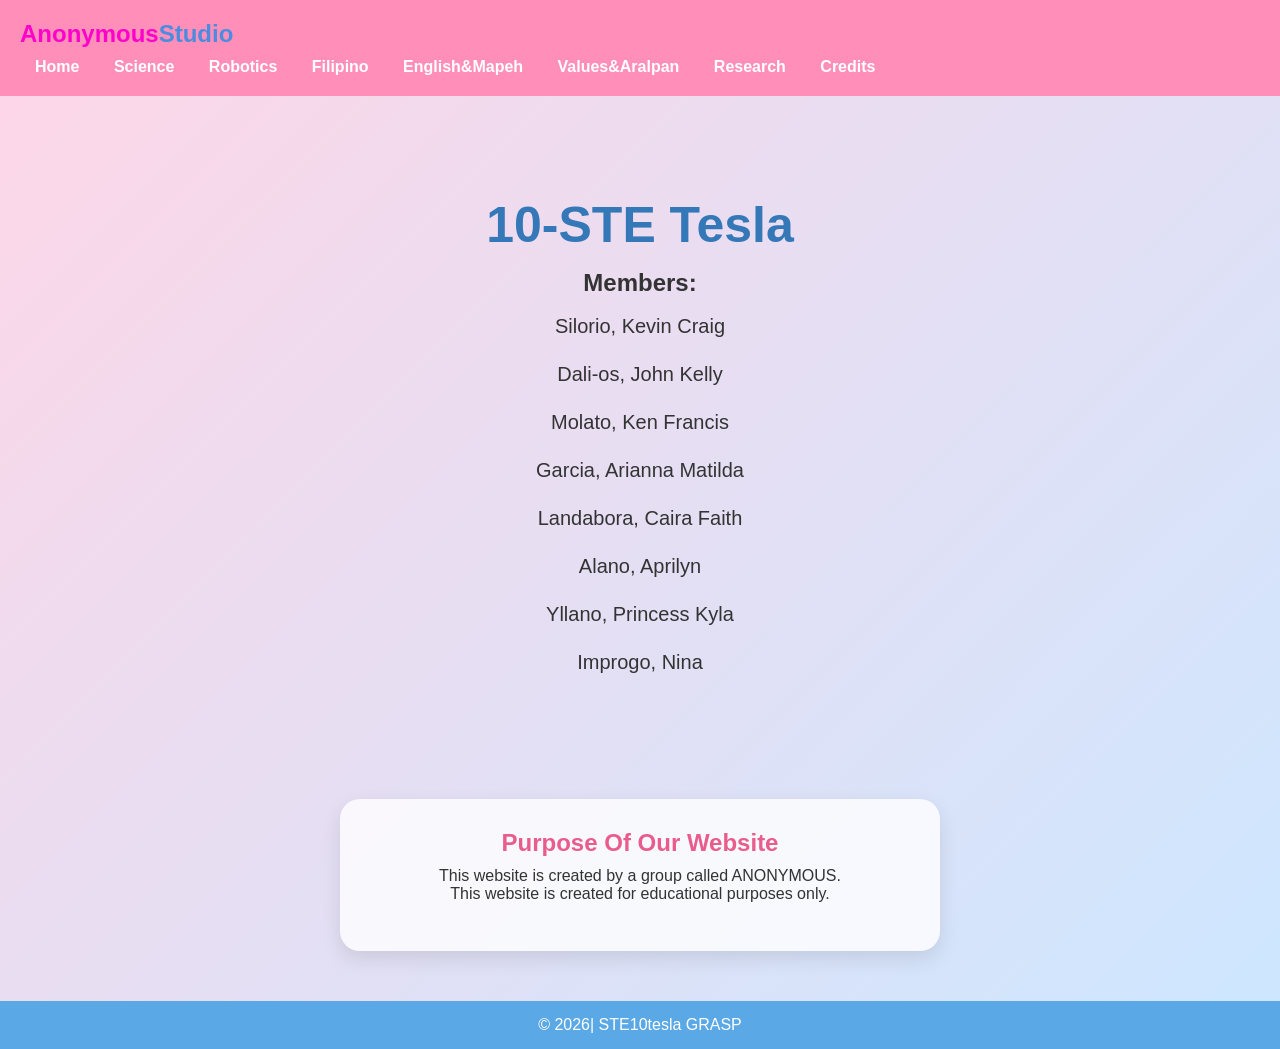
<file: index.html>
<!DOCTYPE html>
<html lang="en">
<head>
    <meta charset="UTF-8">
    <meta name="viewport" content="width=device-width, initial-scale=1.0">
    <title>Anonymous Interactive WebPage</title>
    <link rel="stylesheet" href="style.css">

    <style>
  
    </style>
</head>

<body>

    <header>
         <a class="logo">Anonymous<span>Studio</span></a>

        <nav>
            <a href="index.html">Home</a>
            <a href="science.html">Science</a>
            <a href="robotics.html">Robotics</a>
            <a href="filipino.html">Filipino</a>
            <a href="english&mapeh.html">English&Mapeh</a>
            <a href="values&aralpan.html">Values&Aralpan</a>
            <a href="research.html">Research</a>
            <a href="credits.html">Credits</a>
        </nav>
    </header>

    <section class="hero">
        <h1>10-STE Tesla </h1>
        <h2>Members:</h2> <br>

        <p>Silorio, Kevin Craig</p>
        <p>Dali-os, John Kelly</p>
        <p>Molato, Ken Francis</p>
        <p>Garcia, Arianna Matilda</p>
        <p>Landabora, Caira Faith</p>
        <p>Alano, Aprilyn</p>
        <p>Yllano, Princess Kyla</p>
        <p>Improgo, Nina</p>
        
        
    </section>

    <section class="card">
        <h2>Purpose Of Our Website</h2>
        <p>
            This website is created by a group called ANONYMOUS. </p>
        <p>  This website is created for educational purposes only.
        </p> <br>
    </section>

    <footer>
        <p>© 2026| STE10tesla GRASP</p>
    </footer>

</body>
</html>
</file>
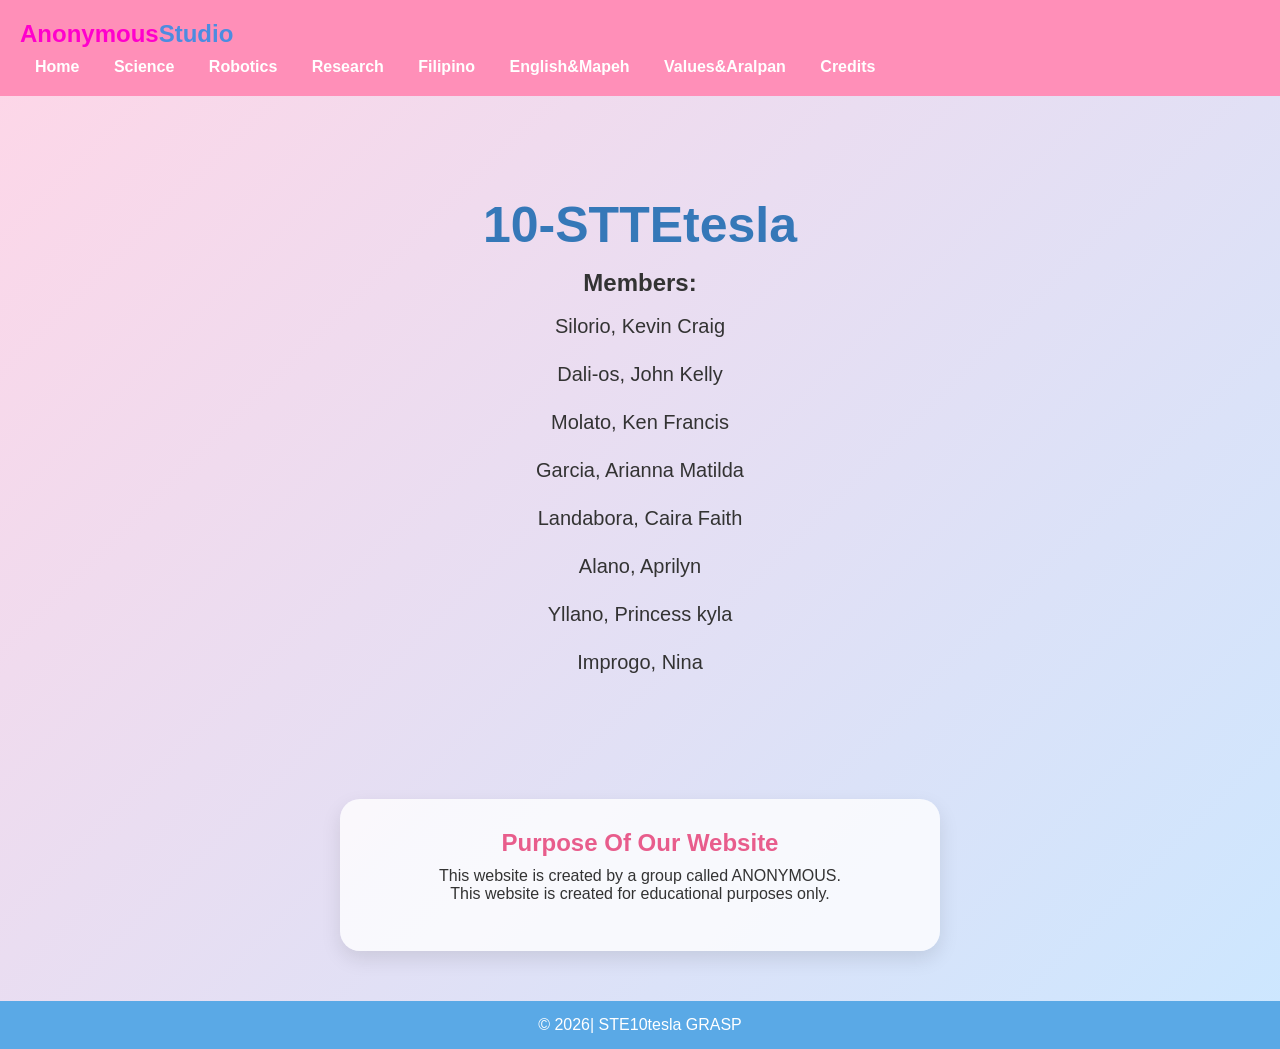
<file: coverpage.html>
<!DOCTYPE html>
<html lang="en">
<head>
    <meta charset="UTF-8">
    <meta name="viewport" content="width=device-width, initial-scale=1.0">
    <title>Pink & Blue Website</title>
    <link rel="stylesheet" href="style.css">

    <style>
  
    </style>
</head>

<body>

    <header>
         <a class="logo">Anonymous<span>Studio</span></a>

        <nav>
            <a href="index.html">Home</a>
            <a href="science.html">Science</a>
            <a href="robotics.html">Robotics</a>
            <a href="research.html">Research</a>
            <a href="filipino.html">Filipino</a>
            <a href="english&mapeh.html">English&Mapeh</a>
            <a href="valsed&aralpan.html">Values&Aralpan</a>
            <a href="credits.html">Credits</a>
        </nav>
    </header>

    <section class="hero">
        <h1>10-STTEtesla </h1>
        <h2>Members:</h2> <br>

        <p>Silorio, Kevin Craig</p>
        <p>Dali-os, John Kelly</p>
        <p>Molato, Ken Francis</p>
        <p>Garcia, Arianna Matilda</p>
        <p>Landabora, Caira Faith</p>
        <p>Alano, Aprilyn</p>
        <p>Yllano, Princess kyla</p>
        <p>Improgo, Nina</p>
        
        
    </section>

    <section class="card">
        <h2>Purpose Of Our Website</h2>
        <p>
            This website is created by a group called ANONYMOUS. </p>
        <p>  This website is created for educational purposes only.
        </p> <br>
    </section>

    <footer>
        <p>© 2026| STE10tesla GRASP</p>
    </footer>

</body>
</html>
</file>
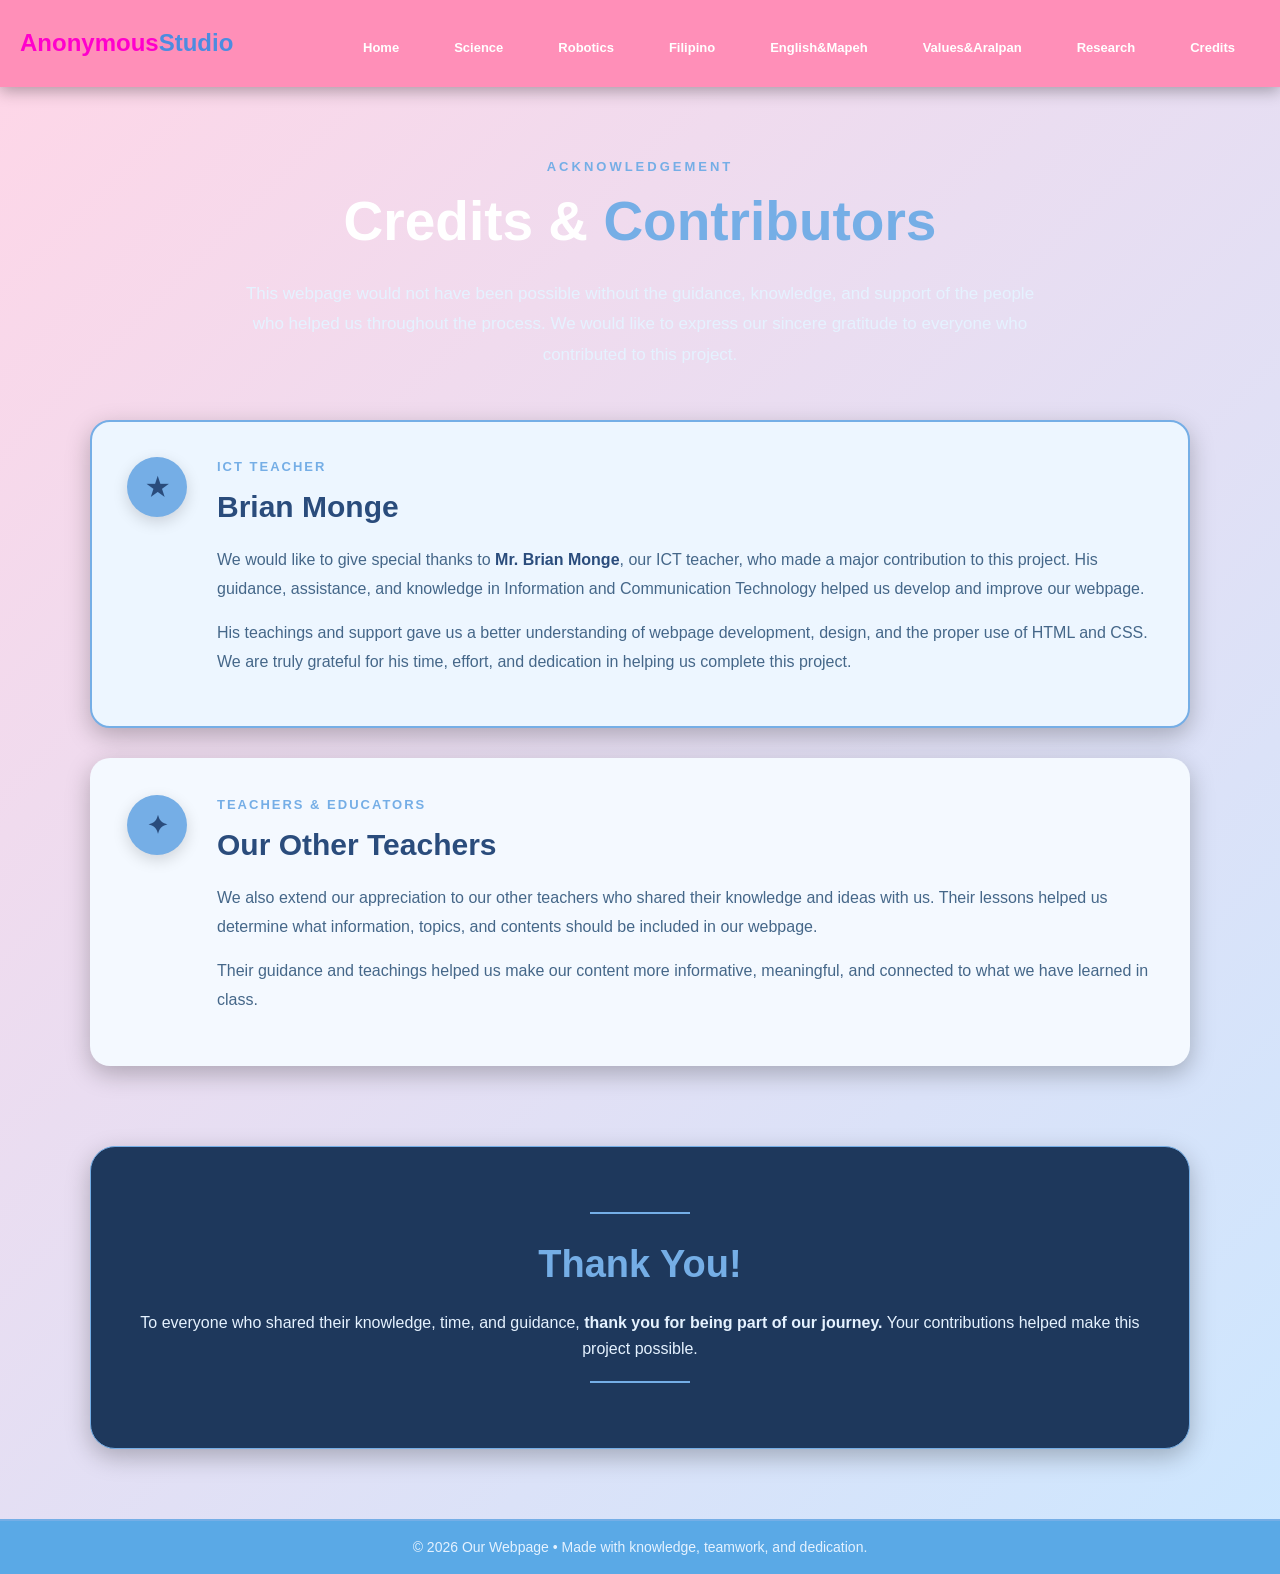
<file: credits.html>
<!DOCTYPE html>
<html lang="en">
<head>
    <meta charset="UTF-8">
    <meta name="viewport" content="width=device-width, initial-scale=1.0">
    <title>Credits | Our Webpage</title>

    <link rel="stylesheet" href="credits.css">
</head>

<body>

  

    <header>
         <a class="logo">Anonymous<span>Studio</span></a>

        <nav>
             <a href="index.html">Home</a>
            <a href="science.html">Science</a>
            <a href="robotics.html">Robotics</a>
            <a href="filipino.html">Filipino</a>
            <a href="english&mapeh.html">English&Mapeh</a>
            <a href="values&aralpan.html">Values&Aralpan</a>
            <a href="research.html">Research</a>
            <a href="credits.html">Credits</a>
        </nav>
    </header>


   
    <main>

        <section class="credits-section">

            <p class="small-title">ACKNOWLEDGEMENT</p>

            <h1>Credits & <span>Contributors</span></h1>

            <p class="intro">
                This webpage would not have been possible without the guidance,
                knowledge, and support of the people who helped us throughout
                the process. We would like to express our sincere gratitude
                to everyone who contributed to this project.
            </p>


            
            <div class="credit-card featured">

                <div class="icon">★</div>

                <div class="credit-content">
                    <p class="role">ICT TEACHER</p>

                    <h2>Brian Monge</h2>

                    <p>
                        We would like to give special thanks to <strong>Mr. Brian Monge</strong>,
                        our ICT teacher, who made a major contribution to this project.
                        His guidance, assistance, and knowledge in Information and
                        Communication Technology helped us develop and improve our webpage.
                    </p>

                    <p>
                        His teachings and support gave us a better understanding of
                        webpage development, design, and the proper use of HTML and CSS.
                        We are truly grateful for his time, effort, and dedication in
                        helping us complete this project.
                    </p>
                </div>

            </div>


           
            <div class="credit-card">

                <div class="icon">✦</div>

                <div class="credit-content">
                    <p class="role">TEACHERS & EDUCATORS</p>

                    <h2>Our Other Teachers</h2>

                    <p>
                        We also extend our appreciation to our other teachers who
                        shared their knowledge and ideas with us. Their lessons helped
                        us determine what information, topics, and contents should be
                        included in our webpage.
                    </p>

                    <p>
                        Their guidance and teachings helped us make our content more
                        informative, meaningful, and connected to what we have learned
                        in class.
                    </p>
                </div>

            </div>


            <!-- CLOSING MESSAGE -->
            <div class="thank-you">

                <div class="line"></div>

                <h2>Thank You!</h2>

                <p>
                    To everyone who shared their knowledge, time, and guidance,
                    <strong>thank you for being part of our journey.</strong>
                    Your contributions helped make this project possible.
                </p>

                <div class="line"></div>

            </div>

        </section>

    </main>


    
    <footer>
        <p>© 2026 Our Webpage • Made with knowledge, teamwork, and dedication.</p>
    </footer>

</body>
</html>
</file>
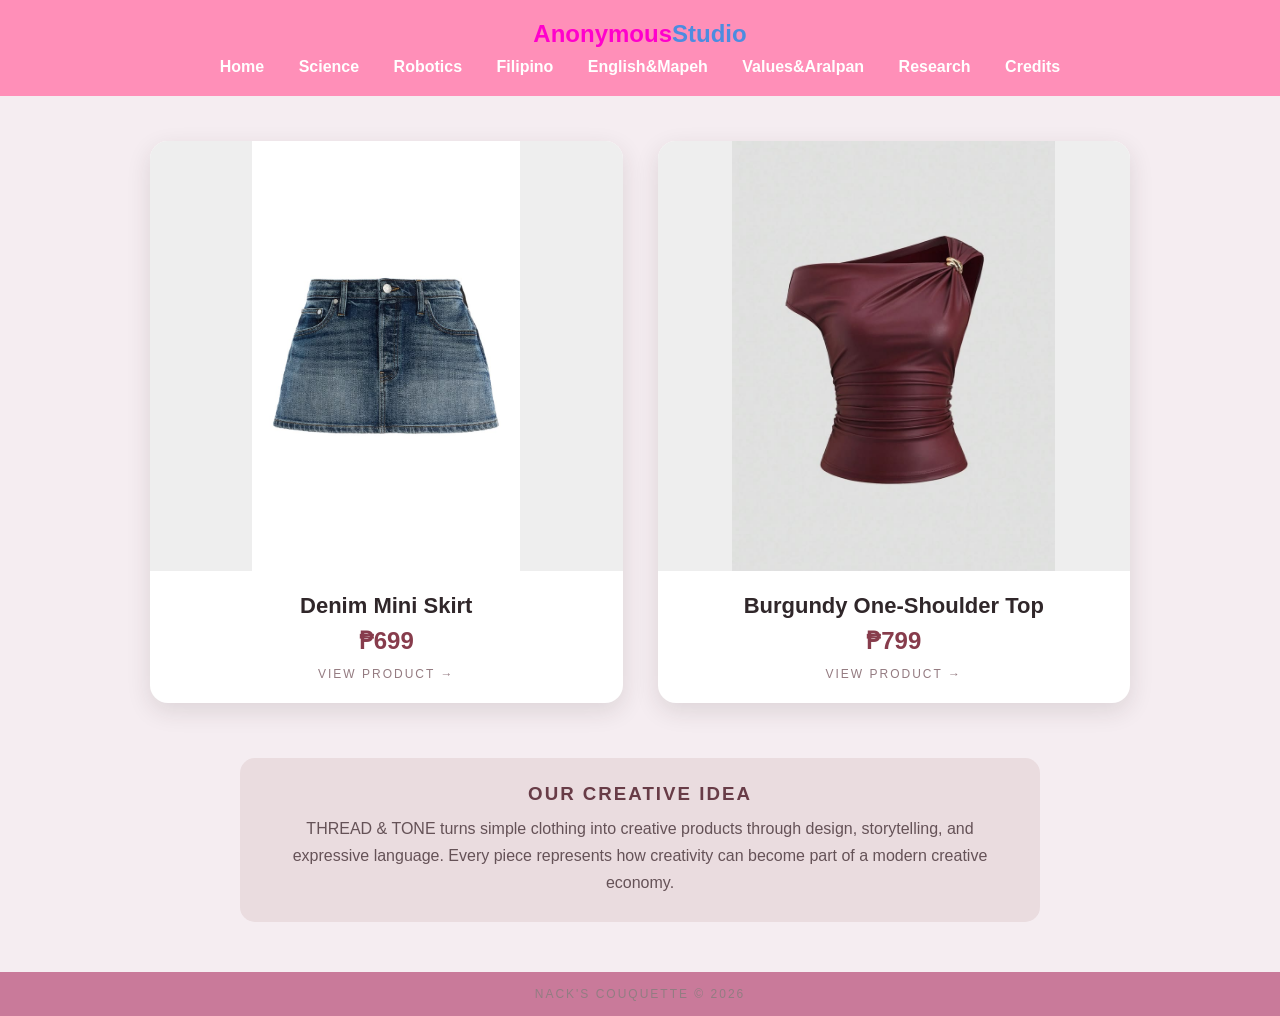
<file: english&mapeh.html>
<!DOCTYPE html>
<html lang="en">
<head>
    <meta charset="UTF-8">
    <meta name="viewport" content="width=device-width, initial-scale=1.0">
    <title>NACK'S COUQUETTE | Fashion Studio</title>
    <link rel="stylesheet" href="eng&valstyle.css">
</head>

<body>

     <header>
         <a class="logo">Anonymous<span>Studio</span></a>
    <nav>
           <a href="index.html">Home</a>
            <a href="science.html">Science</a>
            <a href="robotics.html">Robotics</a>
            <a href="filipino.html">Filipino</a>
            <a href="english&mapeh.html">English&Mapeh</a>
            <a href="values&aralpan.html">Values&Aralpan</a>
            <a href="research.html">Research</a>
            <a href="credits.html">Credits</a>
    </nav>
     </header>

        <div class="products">

            <a href="#skirt" class="product-card">

                <div class="image-container">
                    <img src="denim-skirt.jpg" alt="Denim Mini Skirt">
                </div>

                <div class="product-info">
                    <h2>Denim Mini Skirt</h2>
                    <p class="price">₱699</p>
                    <p class="view">VIEW PRODUCT →</p>
                </div>

            </a>


            <a href="#top" class="product-card">

                <div class="image-container">
                    <img src="burgundy-top.jpg" alt="Burgundy One Shoulder Top">
                </div>

                <div class="product-info">
                    <h2>Burgundy One-Shoulder Top</h2>
                    <p class="price">₱799</p>
                    <p class="view">VIEW PRODUCT →</p>
                </div>

            </a>

        </div>

        <div class="creative-economy">
            <h3>OUR CREATIVE IDEA</h3>
            <p>
                THREAD & TONE turns simple clothing into creative products
                through design, storytelling, and expressive language.
                Every piece represents how creativity can become part of
                a modern creative economy.
            </p>
        </div>

        <footer>
            NACK'S COUQUETTE © 2026
        </footer>

    </section>

    <section class="product-page" id="skirt">

        <div class="description">

            <a href="#home" class="back">← BACK TO COLLECTION</a>

            <div class="product-detail">

                <div class="detail-image">
                    <img src="denim-skirt.jpg" alt="Denim Mini Skirt">
                </div>

                <div class="detail-content">

                    <p class="small-title">THREAD & TONE / 01</p>

                    <h1>Denim Mini Skirt</h1>

                    <p class="detail-price">₱699</p>

                    <p class="description-text">
                        Meet the Denim Mini Skirt, a timeless piece with a
                        youthful twist. Its classic denim texture gives every
                        outfit a confident character, while its simple design
                        makes it easy to style for different occasions.
                    </p>

                    <p class="description-text">
                        This skirt is more than just fabric and thread—
                        <strong>it is a canvas for creativity.</strong>
                        Its blue denim color brings a cool and casual feeling,
                        making every outfit feel fresh and expressive.
                    </p>


                    <div class="language-box">

                        <h2>✦ Figures of Speech</h2>

                        <p>
                            <strong>Metaphor:</strong><br>
                            "The Denim Mini Skirt is a
                            <em>canvas for creativity</em>."
                        </p>

                        <p>
                            <strong>Personification:</strong><br>
                            "Let the denim
                            <em>tell your story</em> wherever you go."
                        </p>

                        <p>
                            <strong>Simile:</strong><br>
                            "Its classic design is
                            <em>like a blank page</em> waiting for your
                            personal style."
                        </p>

                    </div>


                    <div class="language-box sound">

                        <h2>♪ Sound Devices</h2>

                        <p>
                            <strong>Alliteration:</strong><br>
                            "Cool, casual, and confident."
                        </p>

                        <p>
                            <strong>Repetition:</strong><br>
                            "Wear it. Style it. Own it."
                        </p>

                    </div>


                    <div class="business-box">
                        <h3>CREATIVE ECONOMY CONNECTION</h3>
                        <p>
                            The Denim Mini Skirt demonstrates how an ordinary
                            clothing item can become a creative product through
                            design, branding, and storytelling. Its product
                            description uses literary techniques to make the
                            product more memorable and appealing to customers.
                        </p>
                    </div>

                </div>

            </div>

        </div>

    </section>


    <section class="product-page" id="top">

        <div class="description">

            <a href="#home" class="back">← BACK TO COLLECTION</a>

            <div class="product-detail">

                <div class="detail-image">
                    <img src="burgundy-top.jpg" alt="Burgundy One Shoulder Top">
                </div>

                <div class="detail-content">

                    <p class="small-title">THREAD & TONE / 02</p>

                    <h1>Burgundy One-Shoulder Top</h1>

                    <p class="detail-price">₱799</p>

                    <p class="description-text">
                        Bold yet graceful, the Burgundy One-Shoulder Top is
                        designed for those who want their fashion to make a
                        statement. Its deep burgundy shade adds a rich and
                        elegant touch to any outfit.
                    </p>

                    <p class="description-text">
                        The one-shoulder design creates an artistic silhouette
                        that feels modern and expressive. It is a small piece
                        with a big personality.
                    </p>

                    <div class="language-box">

                        <h2>✦ Figures of Speech</h2>

                        <p>
                            <strong>Metaphor:</strong><br>
                            "This top is
                            <em>a spark of confidence</em>."
                        </p>

                        <p>
                            <strong>Personification:</strong><br>
                            "Its burgundy color
                            <em>whispers elegance</em>."
                        </p>

                        <p>
                            <strong>Simile:</strong><br>
                            "The rich color shines
                            <em>like a ruby</em>."
                        </p>

                    </div>


                    <div class="language-box sound">

                        <h2>♪ Sound Devices</h2>

                        <p>
                            <strong>Alliteration:</strong><br>
                            "Bold, beautiful, and brilliant."
                        </p>

                        <p>
                            <strong>Repetition:</strong><br>
                            "Be bold. Be bright. Be you."
                        </p>

                    </div>


                    <div class="business-box">
                        <h3>CREATIVE ECONOMY CONNECTION</h3>
                        <p>
                            This product shows how fashion, creativity, and
                            communication can work together as part of the
                            creative economy. The unique design becomes more
                            appealing when supported by creative branding and
                            expressive product descriptions.
                        </p>
                    </div>

                </div>

            </div>

        </div>

    </section>

</body>
</html>
</file>
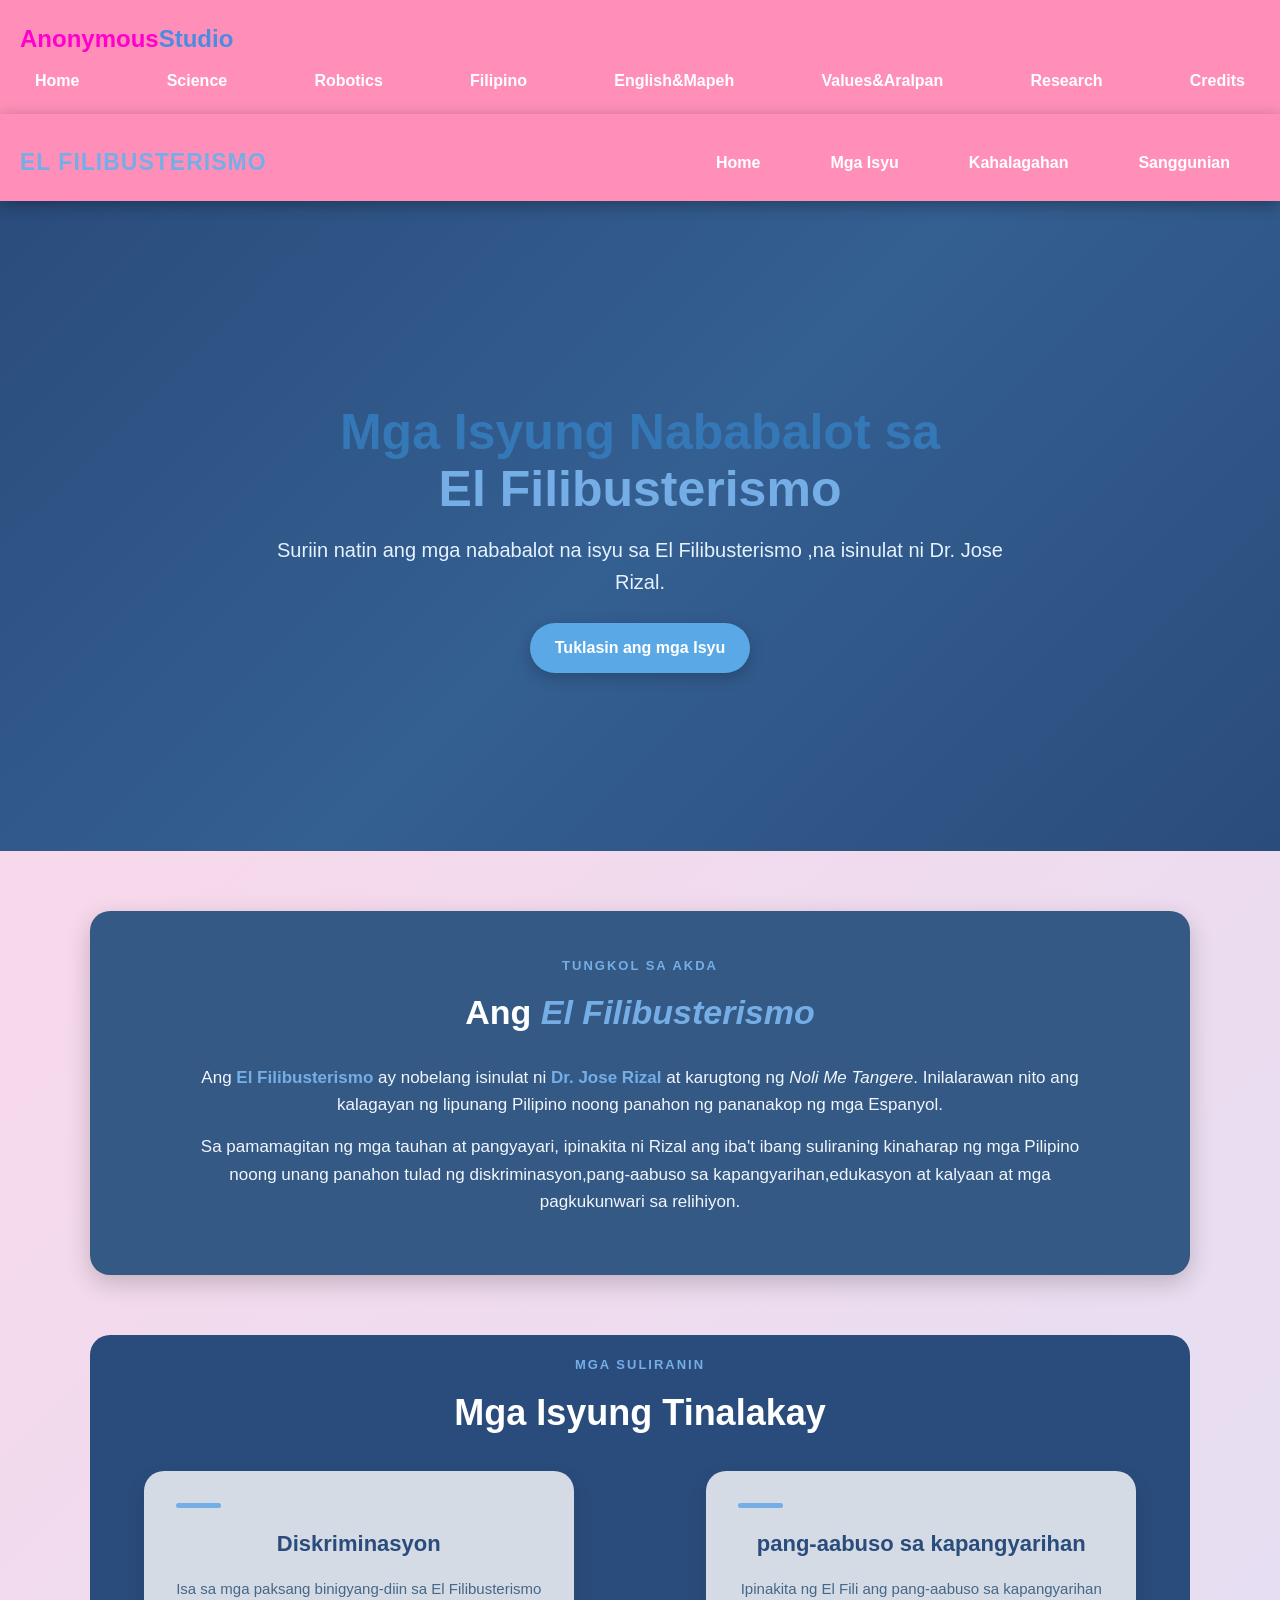
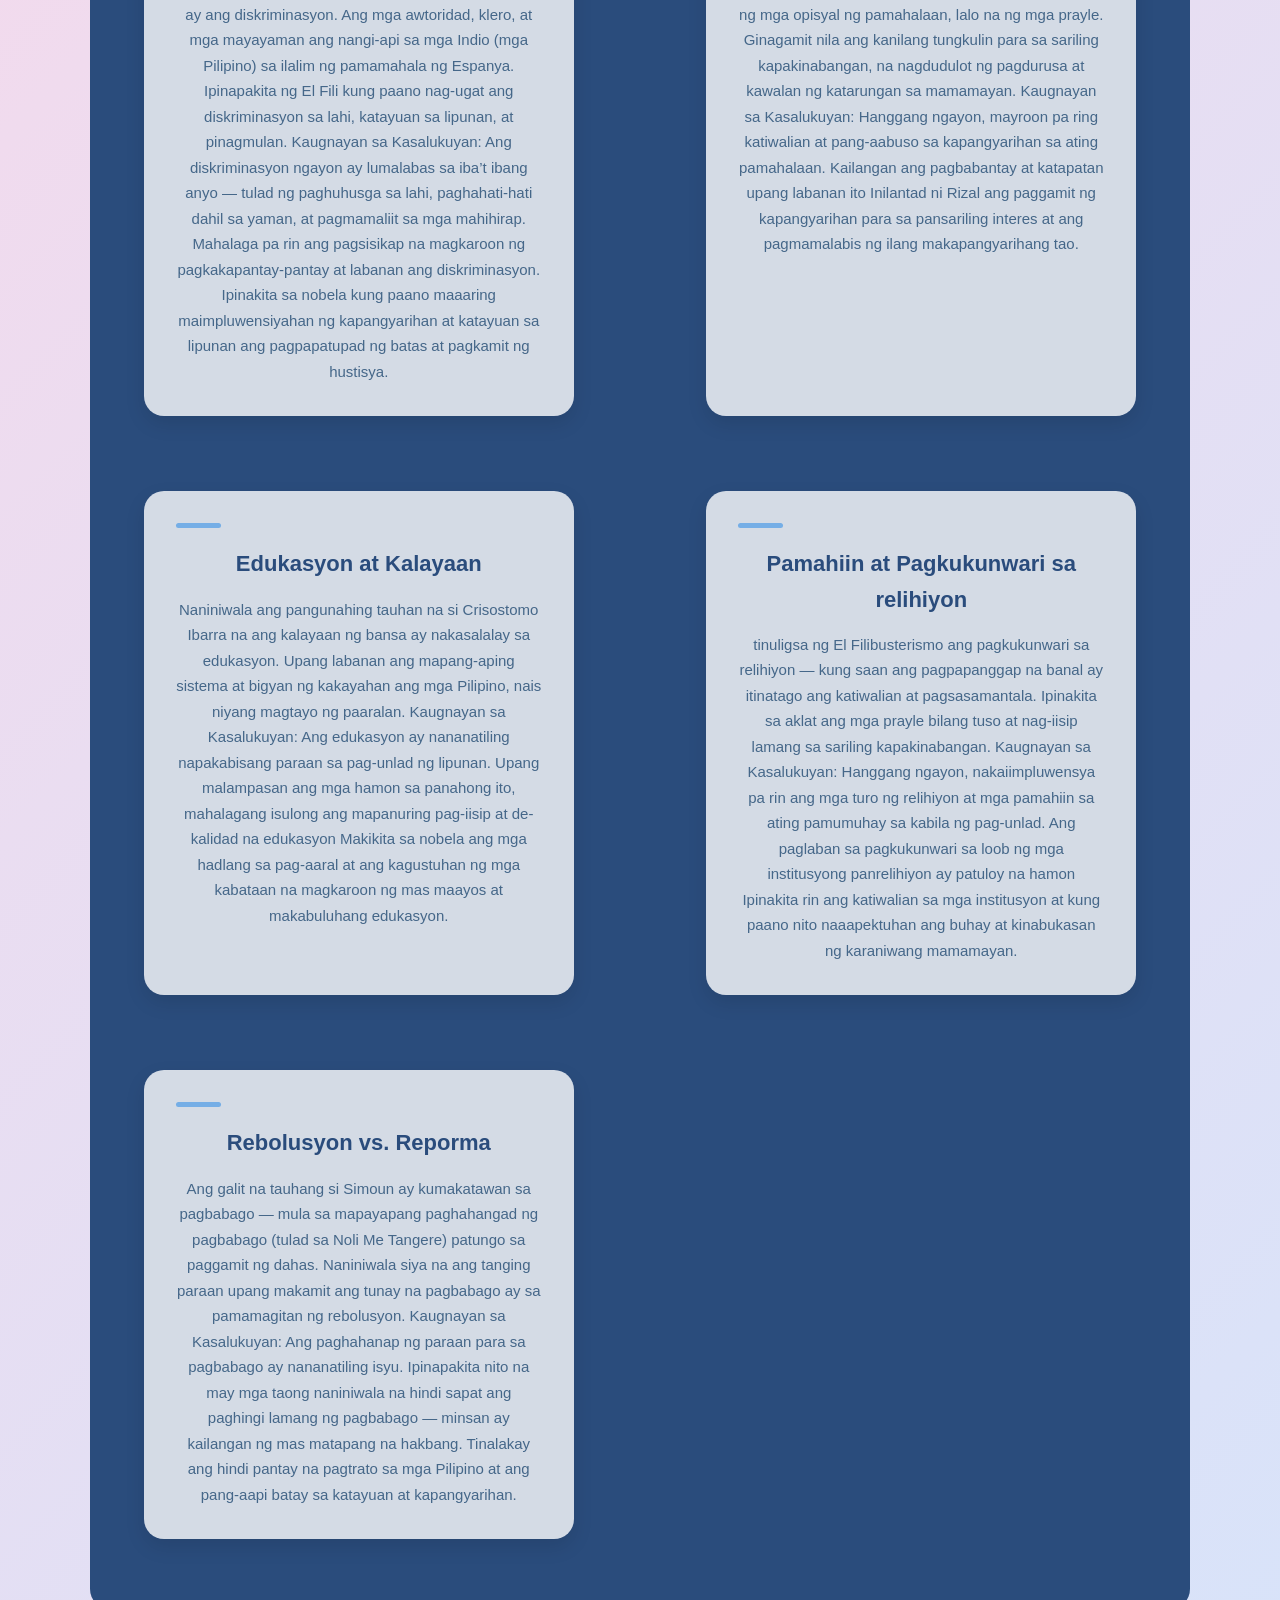
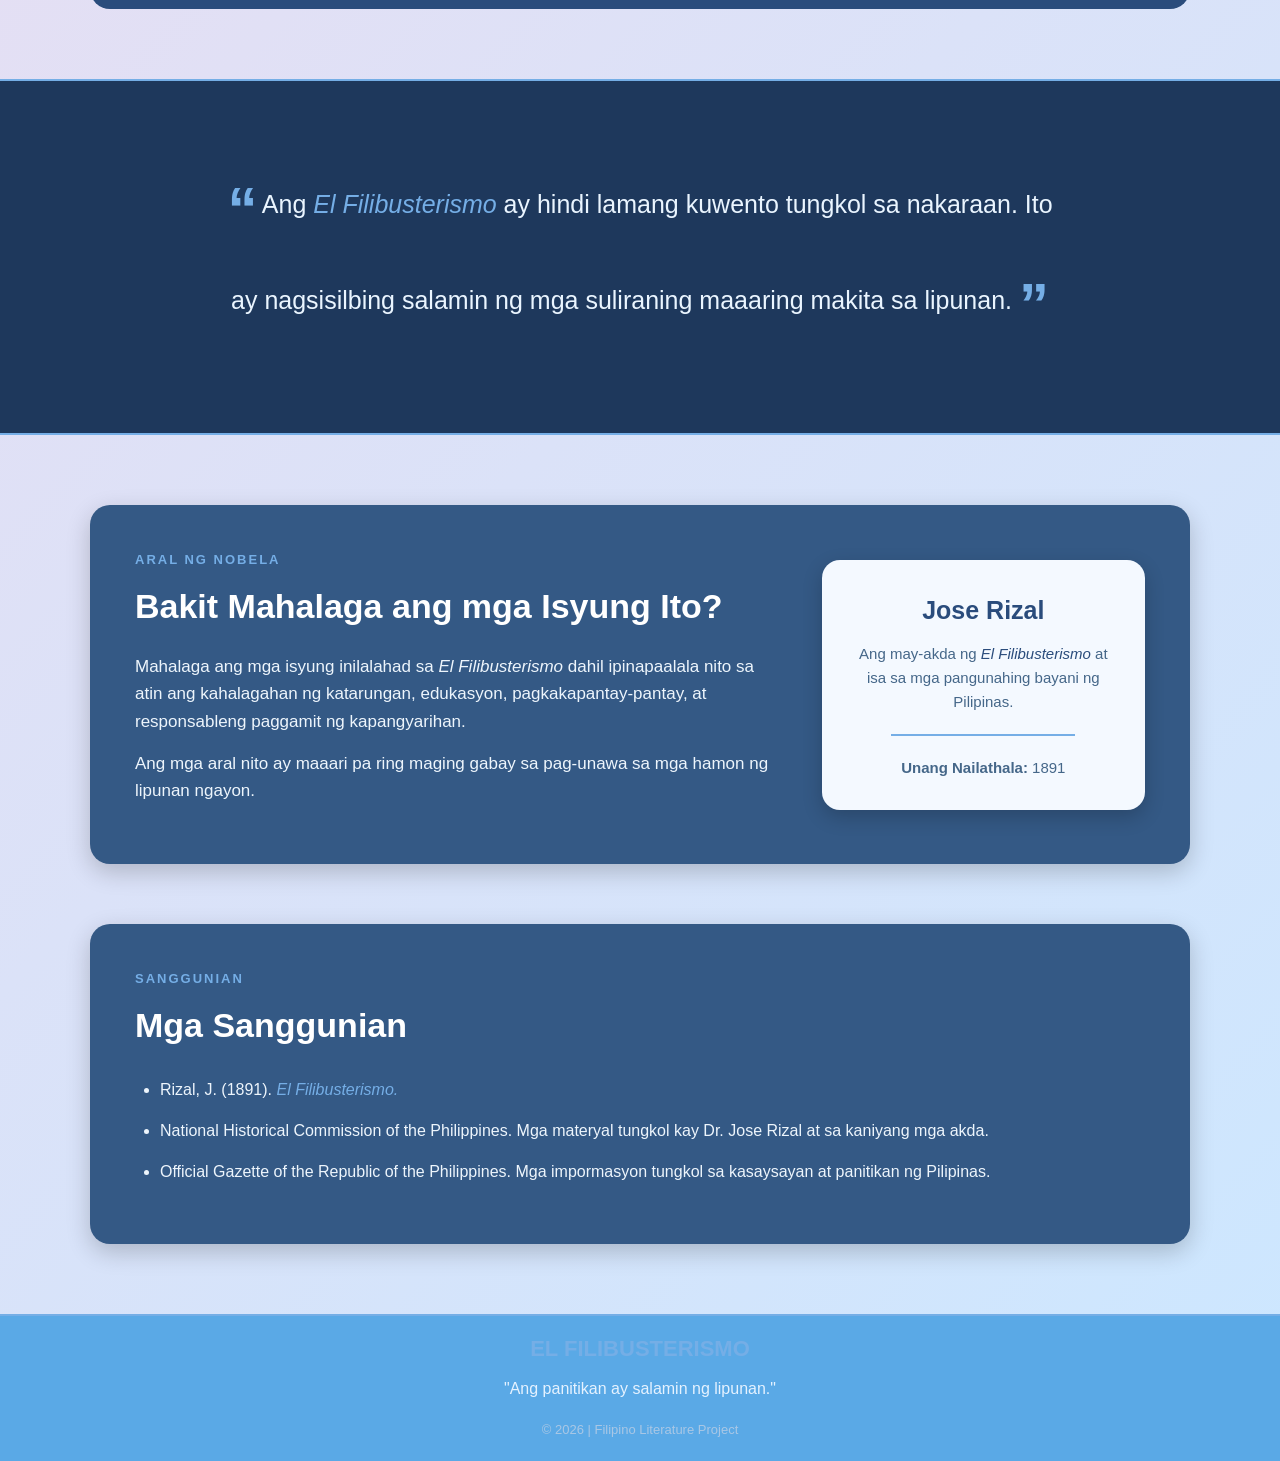
<file: filipino.html>
<!DOCTYPE html>
<html lang="tl">
<head>
   <link rel="stylesheet" href="filipino.css">
</head>

<body>

    <header>
         <a class="logo">Anonymous<span>Studio</span></a>

        <nav>
          <a href="index.html">Home</a>
            <a href="science.html">Science</a>
            <a href="robotics.html">Robotics</a>
            <a href="filipino.html">Filipino</a>
            <a href="english&mapeh.html">English&Mapeh</a>
            <a href="values&aralpan.html">Values&Aralpan</a>
            <a href="research.html">Research</a>
            <a href="credits.html">Credits</a>
        </nav>
    </header>

    
    <header>
        <nav>
            <h2>EL FILIBUSTERISMO</h2>

            <ul>
                <li><a href="#home">Home</a></li>
                <li><a href="#isyu">Mga Isyu</a></li>
                <li><a href="#kahulugan">Kahalagahan</a></li>
                <li><a href="#sanggunian">Sanggunian</a></li>
            </ul>
        </nav>
    </header>


    <section class="hero" id="home">
        <div class="hero-content">
            <p class="small-title"></p>

            <h1>
                Mga Isyung Nababalot sa
                <span>El Filibusterismo</span>
            </h1>

            <p>
                Suriin natin ang mga nababalot na isyu sa El Filibusterismo 
                ,na isinulat ni Dr. Jose Rizal.
            </p>

            <a href="#isyu" class="button">Tuklasin ang mga Isyu</a>
        </div>
    </section>


    <section class="intro">
        <p class="label">TUNGKOL SA AKDA</p>

        <h2>Ang <em>El Filibusterismo</em></h2>

        <p>
            Ang <strong>El Filibusterismo</strong> ay nobelang isinulat ni
            <strong>Dr. Jose Rizal</strong> at karugtong ng
            <em>Noli Me Tangere</em>. Inilalarawan nito ang kalagayan ng
            lipunang Pilipino noong panahon ng pananakop ng mga Espanyol.
        </p>

        <p>
            Sa pamamagitan ng mga tauhan at pangyayari, ipinakita ni Rizal
            ang iba't ibang suliraning kinaharap ng mga Pilipino noong unang panahon
             tulad ng diskriminasyon,pang-aabuso sa kapangyarihan,edukasyon at kalyaan
             at mga pagkukunwari sa relihiyon.
        </p>
    </section>

  
    <section class="issues" id="isyu">

        <p class="label">MGA SULIRANIN</p>

        <h2>Mga Isyung Tinalakay</h2>

        <div class="cards">

            <div class="card">
                <div class="icon"></div>
                <h3>Diskriminasyon</h3>
                <p>
                    Isa sa mga paksang binigyang-diin sa El Filibusterismo ay ang diskriminasyon. Ang mga awtoridad, klero, at mga mayayaman ang nangi-api sa mga Indio (mga Pilipino) sa ilalim ng pamamahala ng Espanya. Ipinapakita ng El Fili kung paano nag-ugat ang diskriminasyon sa lahi, katayuan sa lipunan, at pinagmulan.
 
Kaugnayan sa Kasalukuyan: Ang diskriminasyon ngayon ay lumalabas sa iba’t ibang anyo — tulad ng paghuhusga sa lahi, paghahati-hati dahil sa yaman, at pagmamaliit sa mga mahihirap. Mahalaga pa rin ang pagsisikap na magkaroon ng pagkakapantay-pantay at labanan ang diskriminasyon.
                    
                    
                    
                    Ipinakita sa nobela kung paano maaaring maimpluwensiyahan
                    ng kapangyarihan at katayuan sa lipunan ang pagpapatupad
                    ng batas at pagkamit ng hustisya.
                </p>
            </div>

            <div class="card">
                <div class="icon"></div>
                <h3>pang-aabuso sa kapangyarihan</h3>
                <p>
                    
Ipinakita ng El Fili ang pang-aabuso sa kapangyarihan ng mga opisyal ng pamahalaan, lalo na ng mga prayle. Ginagamit nila ang kanilang tungkulin para sa sariling kapakinabangan, na nagdudulot ng pagdurusa at kawalan ng katarungan sa mamamayan.
 
Kaugnayan sa Kasalukuyan: Hanggang ngayon, mayroon pa ring katiwalian at pang-aabuso sa kapangyarihan sa ating pamahalaan. Kailangan ang pagbabantay at katapatan upang labanan ito
                    
                    
                    Inilantad ni Rizal ang paggamit ng kapangyarihan para sa
                    pansariling interes at ang pagmamalabis ng ilang
                    makapangyarihang tao.
                </p>
            </div>

            <div class="card">
                <div class="icon"></div>
                <h3> Edukasyon at Kalayaan</h3>
                <p>
                    Naniniwala ang pangunahing tauhan na si Crisostomo Ibarra na ang kalayaan ng bansa ay nakasalalay sa edukasyon. Upang labanan ang mapang-aping sistema at bigyan ng kakayahan ang mga Pilipino, nais niyang magtayo ng paaralan.
 
Kaugnayan sa Kasalukuyan: Ang edukasyon ay nananatiling napakabisang paraan sa pag-unlad ng lipunan. Upang malampasan ang mga hamon sa panahong ito, mahalagang isulong ang mapanuring pag-iisip at de-kalidad na edukasyon
                    
                    
                    Makikita sa nobela ang mga hadlang sa pag-aaral at ang
                    kagustuhan ng mga kabataan na magkaroon ng mas maayos
                    at makabuluhang edukasyon.
                </p>
            </div>

            <div class="card">
                <div class="icon"></div>
                <h3>Pamahiin at Pagkukunwari sa relihiyon</h3>
                <p>
                    tinuligsa ng El Filibusterismo ang pagkukunwari sa relihiyon — kung saan ang pagpapanggap na banal ay itinatago ang katiwalian at pagsasamantala. Ipinakita sa aklat ang mga prayle bilang tuso at nag-iisip lamang sa sariling kapakinabangan.
 
Kaugnayan sa Kasalukuyan: Hanggang ngayon, nakaiimpluwensya pa rin ang mga turo ng relihiyon at mga pamahiin sa ating pamumuhay sa kabila ng pag-unlad. Ang paglaban sa pagkukunwari sa loob ng mga institusyong panrelihiyon ay patuloy na hamon
                    
                    Ipinakita rin ang katiwalian sa mga institusyon at kung
                    paano nito naaapektuhan ang buhay at kinabukasan ng
                    karaniwang mamamayan.
                </p>
            </div>

            <div class="card">
                <div class="icon"></div>
                <h3>Rebolusyon vs. Reporma</h3>
                <p>
                    Ang galit na tauhang si Simoun ay kumakatawan sa pagbabago — mula sa mapayapang paghahangad ng pagbabago (tulad sa Noli Me Tangere) patungo sa paggamit ng dahas. Naniniwala siya na ang tanging paraan upang makamit ang tunay na pagbabago ay sa pamamagitan ng rebolusyon.
 
Kaugnayan sa Kasalukuyan: Ang paghahanap ng paraan para sa pagbabago ay nananatiling isyu. Ipinapakita nito na may mga taong naniniwala na hindi sapat ang paghingi lamang ng pagbabago — minsan ay kailangan ng mas matapang na hakbang.
                    
                    Tinalakay ang hindi pantay na pagtrato sa mga Pilipino
                    at ang pang-aapi batay sa katayuan at kapangyarihan.
                </p>
            </div>

            

        </div>
    </section>


    <section class="quote">
        <div>
            <span class="quote-mark">“</span>

            <p>
                Ang <em>El Filibusterismo</em> ay hindi lamang kuwento
                tungkol sa nakaraan. Ito ay nagsisilbing salamin ng mga
                suliraning maaaring makita sa lipunan.
            </p>

            <span class="quote-mark">”</span>
        </div>
    </section>


    <section class="importance" id="kahulugan">

        <div class="importance-text">
            <p class="label">ARAL NG NOBELA</p>

            <h2>Bakit Mahalaga ang mga Isyung Ito?</h2>

            <p>
                Mahalaga ang mga isyung inilalahad sa
                <em>El Filibusterismo</em> dahil ipinapaalala nito sa atin
                ang kahalagahan ng katarungan, edukasyon, pagkakapantay-pantay,
                at responsableng paggamit ng kapangyarihan.
            </p>

            <p>
                
                Ang mga aral nito ay maaari pa ring maging gabay sa pag-unawa
                sa mga hamon ng lipunan ngayon.
            </p>
        </div>

        <div class="info-box">
            <h3>Jose Rizal</h3>
            <p>
                Ang may-akda ng <em>El Filibusterismo</em> at isa sa mga
                pangunahing bayani ng Pilipinas.
            </p>

            <div class="line"></div>

            <p><strong>Unang Nailathala:</strong> 1891</p>
            
        </div>

    </section>

   
    <section class="references" id="sanggunian">

        <p class="label">SANGGUNIAN</p>

        <h2>Mga Sanggunian</h2>

        <ul>
            <li>
                Rizal, J. (1891). <em>El Filibusterismo.</em>
            </li>

            <li>
                National Historical Commission of the Philippines.
                Mga materyal tungkol kay Dr. Jose Rizal at sa kaniyang
                mga akda.
            </li>

            <li>
                Official Gazette of the Republic of the Philippines.
                Mga impormasyon tungkol sa kasaysayan at panitikan ng Pilipinas.
            </li>
        </ul>

    </section>

  
    <footer>
        <h3>EL FILIBUSTERISMO</h3>

        <p>
            "Ang panitikan ay salamin ng lipunan."
        </p>

        <p class="copyright">
            © 2026 | Filipino Literature Project
        </p>
    </footer>

</body>
</html>
</file>
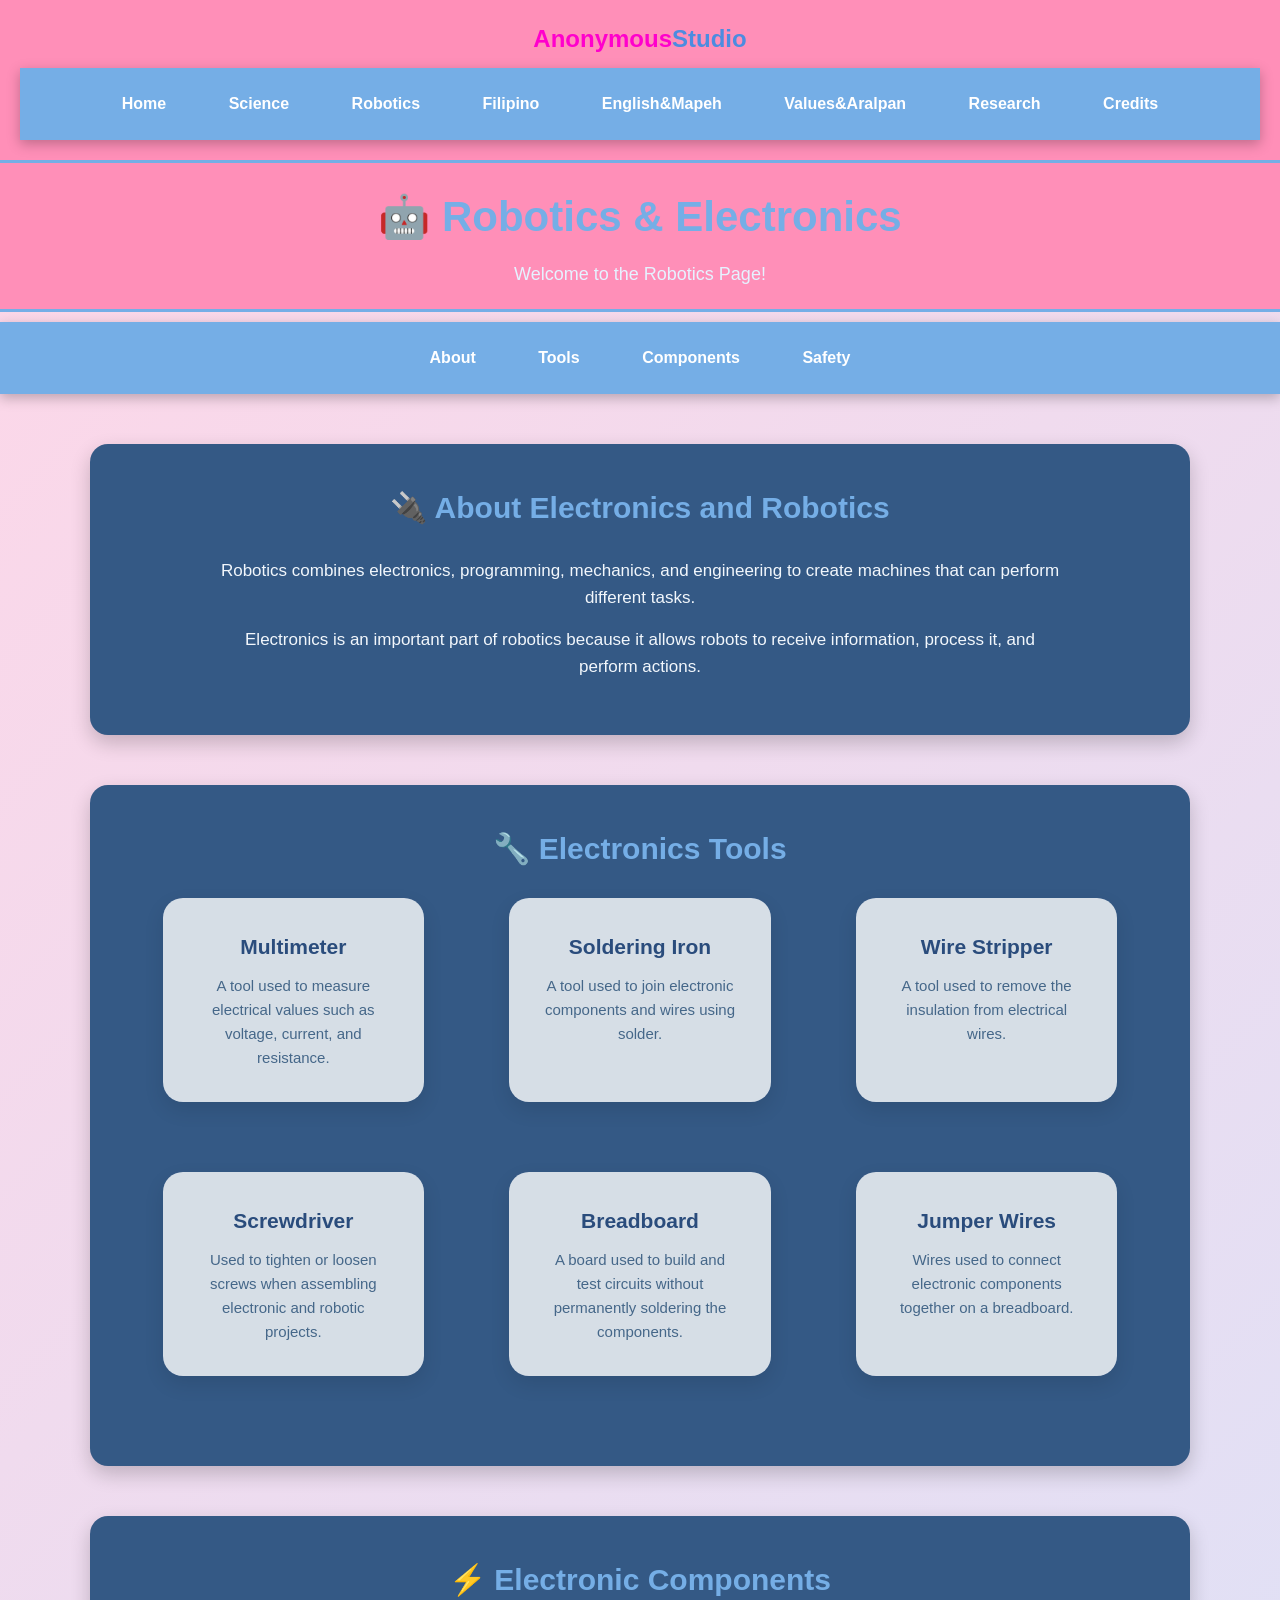
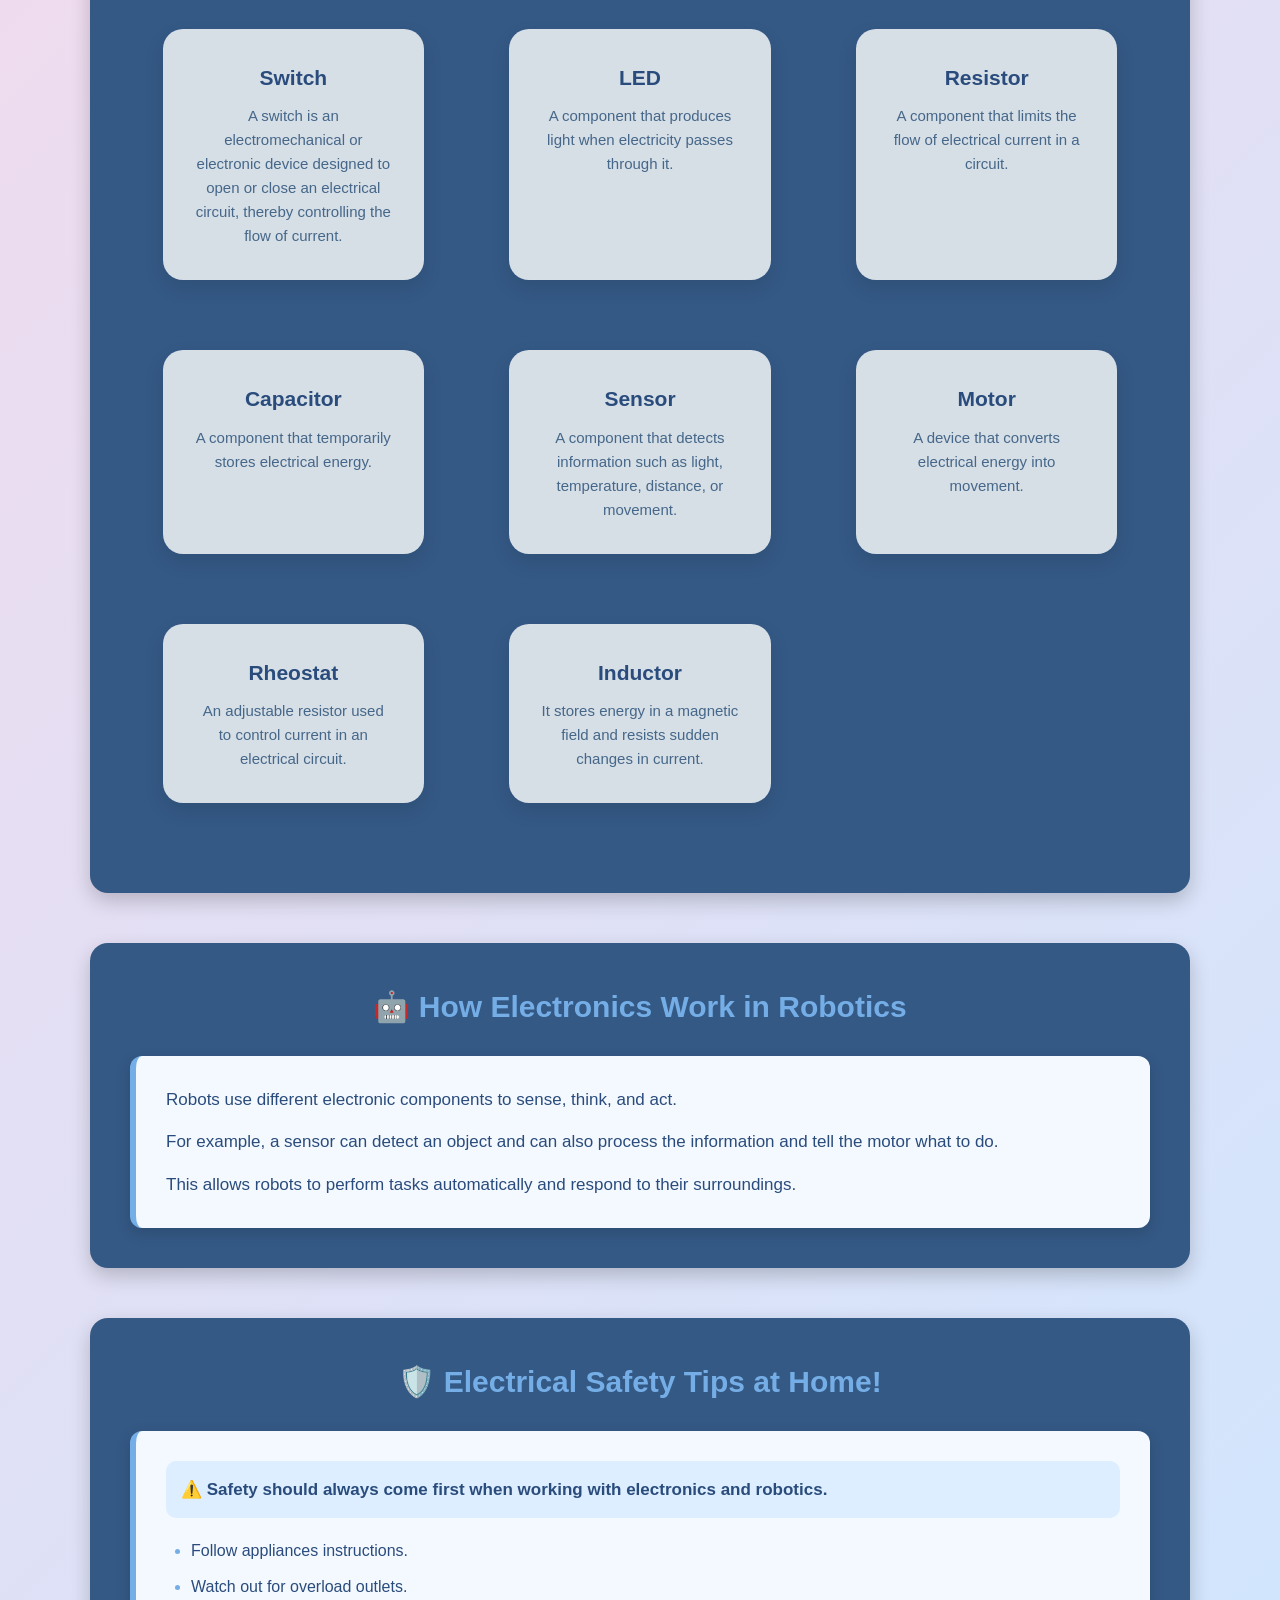
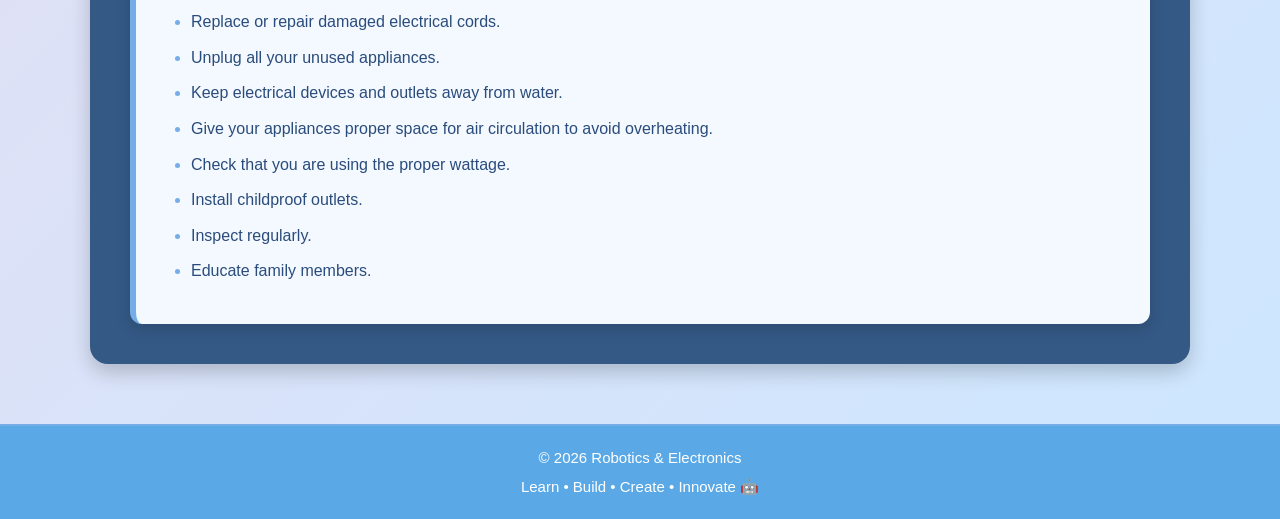
<file: robotics.html>
<!DOCTYPE html>
<html lang="en">
<head>
    <meta charset="UTF-8">
    <meta name="viewport" content="width=device-width, initial-scale=1.0">

    <title>Robotics and Electronics</title>

    <link rel="stylesheet" href="robotics.css">
</head>

<body>

 <header>
         <a class="logo">Anonymous<span>Studio</span></a>

        <nav>
            <a href="index.html">Home</a>
            <a href="science.html">Science</a>
            <a href="robotics.html">Robotics</a>
            <a href="filipino.html">Filipino</a>
            <a href="english&mapeh.html">English&Mapeh</a>
            <a href="values&aralpan.html">Values&Aralpan</a>
            <a href="research.html">Research</a>
            <a href="credits.html">Credits</a>
        </nav>
    </header>


    <header>
        <h1>🤖 Robotics & Electronics</h1>
        <p>Welcome to the Robotics Page!</p>
    </header>

    <nav>
        <a href="#about">About</a>
        <a href="#tools">Tools</a>
        <a href="#components">Components</a>
        <a href="#safety">Safety</a>
        
    </nav>


    <section id="about">
        <h2>🔌 About Electronics and Robotics</h2>

        <p>
            Robotics combines electronics, programming, mechanics, and
            engineering to create machines that can perform different tasks.
        </p>

        <p>
            Electronics is an important part of robotics because it allows
            robots to receive information, process it, and perform actions.
        </p>
    </section>


    <section id="tools">

        <h2>🔧 Electronics Tools</h2>

        <div class="cards">

            <div class="card">
                <h3>Multimeter</h3>
                <p>
                    A tool used to measure electrical values such as voltage,
                    current, and resistance.
                </p>
            </div>

            <div class="card">
                <h3>Soldering Iron</h3>
                <p>
                    A tool used to join electronic components and wires
                    using solder.
                </p>
            </div>

            <div class="card">
                <h3>Wire Stripper</h3>
                <p>
                    A tool used to remove the insulation from electrical wires.
                </p>
            </div>

            <div class="card">
                <h3>Screwdriver</h3>
                <p>
                    Used to tighten or loosen screws when assembling
                    electronic and robotic projects.
                </p>
            </div>

            <div class="card">
                <h3>Breadboard</h3>
                <p>
                    A board used to build and test circuits without
                    permanently soldering the components.
                </p>
            </div>

            <div class="card">
                <h3>Jumper Wires</h3>
                <p>
                    Wires used to connect electronic components together
                    on a breadboard.
                </p>
            </div>

        </div>
    </section>


    <section id="components">

        <h2>⚡ Electronic Components</h2>

        <div class="cards">

            <div class="card">
                <h3>Switch</h3>
                <p>
                    A switch is an electromechanical or electronic device designed to open or close an electrical circuit, thereby controlling the flow of current. 
                </p>
            </div>

            <div class="card">
                <h3>LED</h3>
                <p>
                    A component that produces light when electricity
                    passes through it.
                </p>
            </div>

            <div class="card">
                <h3>Resistor</h3>
                <p>
                    A component that limits the flow of electrical current
                    in a circuit.
                </p>
            </div>

            <div class="card">
                <h3>Capacitor</h3>
                <p>
                    A component that temporarily stores electrical energy.
                </p>
            </div>

            <div class="card">
                <h3>Sensor</h3>
                <p>
                    A component that detects information such as light,
                    temperature, distance, or movement.
                </p>
            </div>

            <div class="card">
                <h3>Motor</h3>
                <p>
                    A device that converts electrical energy into movement.
                </p>
            </div>

            <div class="card">
                <h3>Rheostat</h3>
                <p>
                   An adjustable resistor used to control current in an electrical circuit.
                </p>
            </div>

            <div class="card">
                <h3>Inductor</h3>
                <p>
                    It stores energy in a magnetic field and resists sudden changes in current.
                </p>
            </div>

        </div>
    </section>



    <section id="robotics">

        <h2>🤖 How Electronics Work in Robotics</h2>

        <div class="info-box">

            <p>
                Robots use different electronic components to sense,
                think, and act.
            </p>

            <p>
                For example, a sensor can detect an object and can also process the information and tell the motor what to do.
            </p>

            <p>
                This allows robots to perform tasks automatically and
                respond to their surroundings.
            </p>

        </div>

    </section>


   
    <section id="safety">

        <h2>🛡️ Electrical Safety Tips at Home!</h2>

        <div class="safety-box">

            <p class="warning">
                ⚠️ Safety should always come first when working with
                electronics and robotics.
            </p>

            <ul>
                <li>Follow appliances instructions.</li>

                <li>Watch out for overload outlets.</li>

                <li>Replace or repair damaged electrical cords.</li>

                <li>Unplug all your unused appliances.</li>

                <li>Keep electrical devices and outlets away from water.</li>

                <li>Give your appliances proper space for air circulation to avoid overheating.</li>

                <li>Check that you are using the proper wattage.</li>

                <li>Install childproof outlets.</li>

                <li>Inspect regularly.</li>

                <li>Educate family members.</li>
            </ul>

        </div>

    </section>




    <footer>
        <p>© 2026 Robotics & Electronics</p>
        <p>Learn • Build • Create • Innovate 🤖</p>
    </footer>

</body>
</html>
</file>
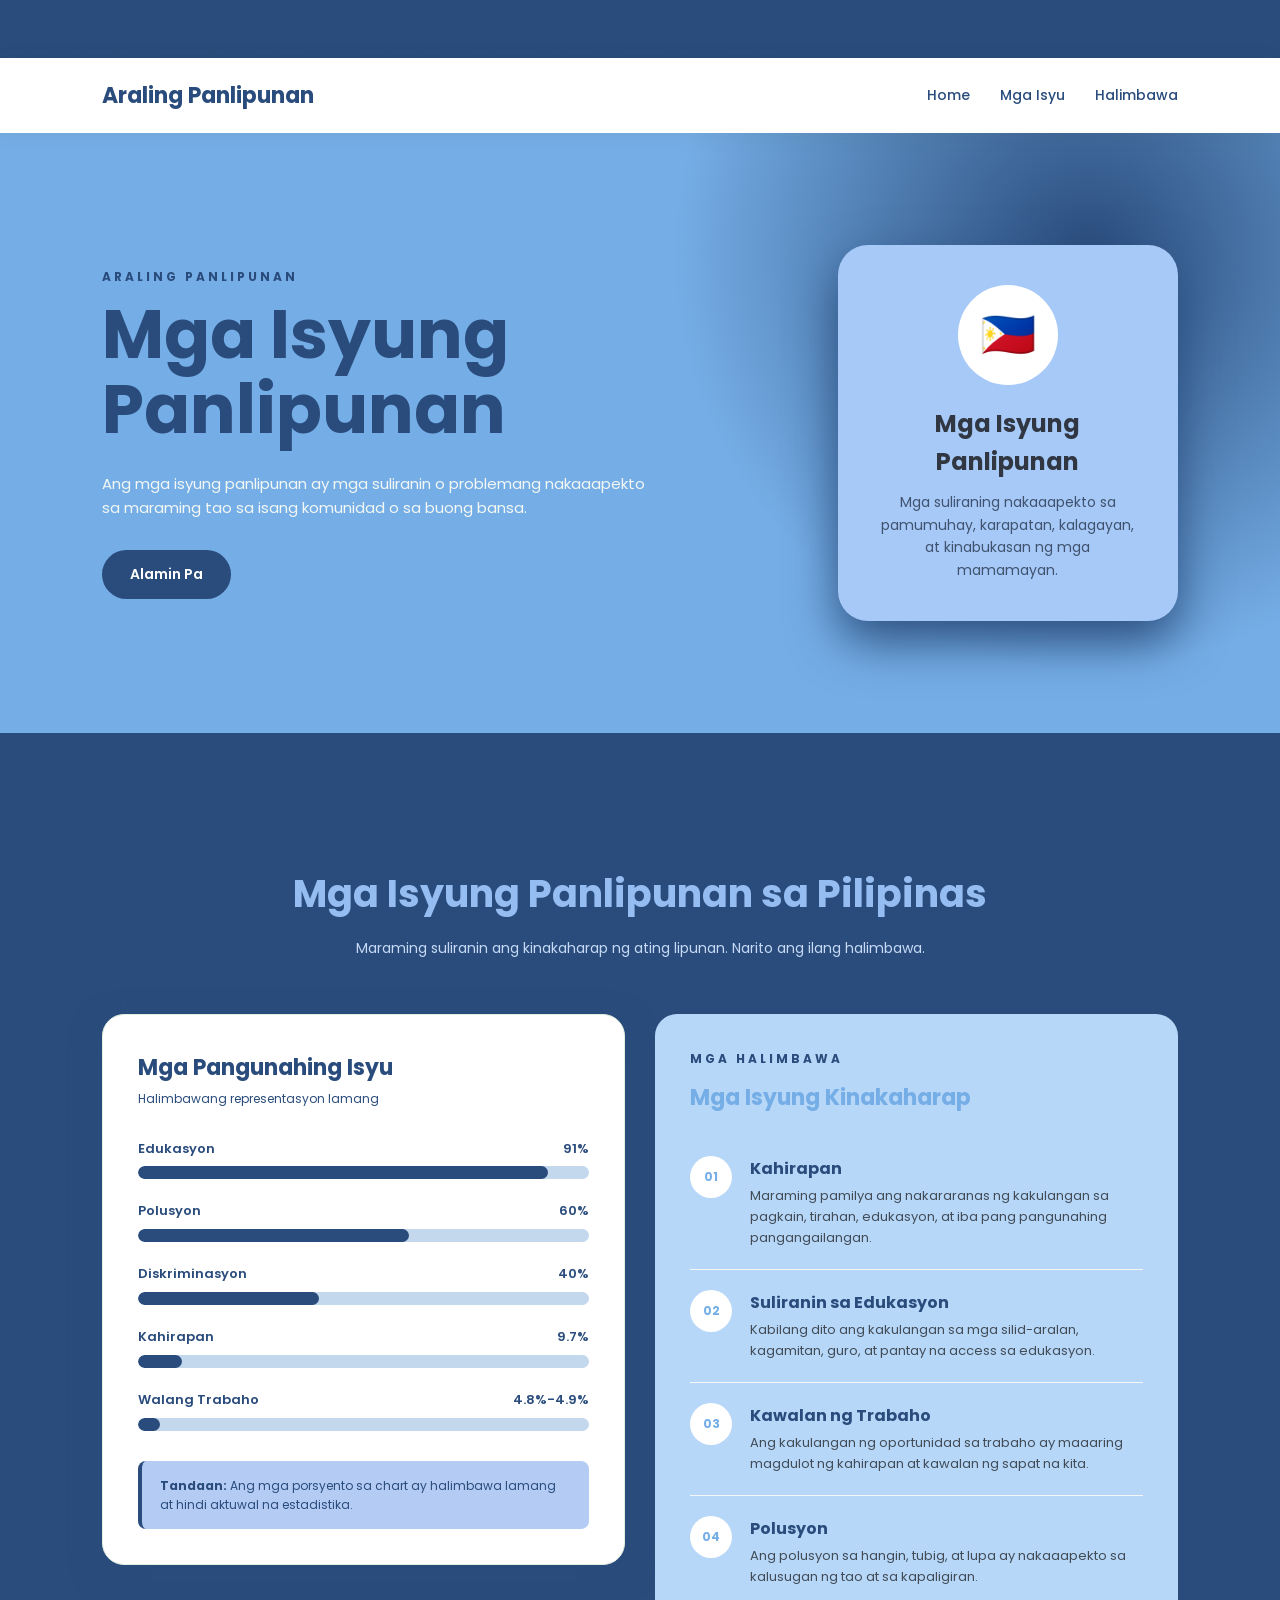
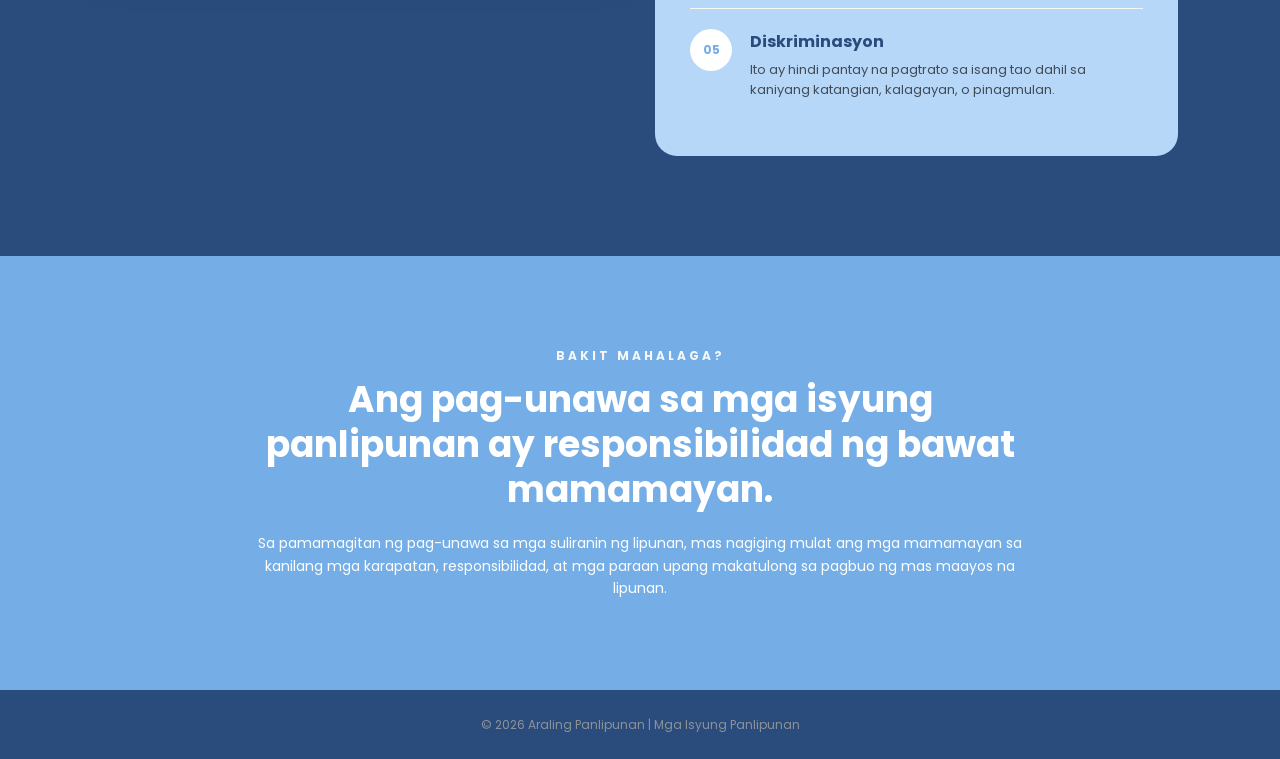
<file: values&aralpan.html>
<!DOCTYPE html>
<html lang="fil">
<head>
    <meta charset="UTF-8">
    <meta name="viewport" content="width=device-width, initial-scale=1.0">

    <title>Mga Isyung Panlipunan</title>

    <link rel="preconnect" href="https://fonts.googleapis.com">
    <link rel="preconnect" href="https://fonts.gstatic.com" crossorigin>
    <link href="https://fonts.googleapis.com/css2?family=Poppins:wght@300;400;500;600;700&display=swap" rel="stylesheet">

    <link rel="stylesheet" href="values&aralpan.css">
</head>

    <body>

 <header>
         <a class="logo">Anonymous<span>Studio</span></a>

        <nav>
            <a href="index.html">Home</a>
            <a href="science.html">Science</a>
            <a href="robotics.html">Robotics</a>
            <a href="filipino.html">Filipino</a>
            <a href="english&mapeh.html">English&Mapeh</a>
            <a href="values&aralpan.html">Values&Aralpan</a>
            <a href="research.html">Research</a>
            <a href="credits.html">Credits</a>
        </nav>
    </header>
<body>

    <!-- Navigation -->
    <header class="navbar">
        <div class="logo">Araling Panlipunan</div>

        <nav>
            <a href="#home">Home</a>
            <a href="#isyu">Mga Isyu</a>
            <a href="#halimbawa">Halimbawa</a>
        </nav>
    </header>


    <!-- Main Content -->
    <main>

        <!-- Introduction -->
        <section id="home" class="intro">

            <div class="intro-text">

                <p class="label">ARALING PANLIPUNAN</p>

                <h1>
                    Mga
                    <span>Isyung</span>
                    Panlipunan
                </h1>

                <p>
                    Ang mga isyung panlipunan ay mga suliranin o
                    problemang nakaaapekto sa maraming tao sa isang
                    komunidad o sa buong bansa.
                </p>

                <a href="#isyu" class="btn">
                    Alamin Pa
                </a>

            </div>


            <div class="intro-card">

                <div class="icon">🇵🇭</div>

                <h2>Mga Isyung Panlipunan</h2>

                <p>
                    Mga suliraning nakaaapekto sa pamumuhay,
                    karapatan, kalagayan, at kinabukasan ng
                    mga mamamayan.
                </p>

            </div>

        </section>


        <!-- Issues Section -->
        <section id="isyu" class="topic-section">

            <div class="section-heading">

                <p class="label">
                    PANGUNAHING PAKSA
                </p>

                <h2>
                    Mga Isyung Panlipunan sa Pilipinas
                </h2>

                <p>
                    Maraming suliranin ang kinakaharap ng
                    ating lipunan. Narito ang ilang halimbawa.
                </p>

            </div>


            
            <div class="content-grid">


                
                <div class="chart-card">

                    <div class="card-header">

                        <h3>
                            Mga Pangunahing Isyu
                        </h3>

                        <p>
                            Halimbawang representasyon lamang
                        </p>

                    </div>


                    <div class="chart">


                        <!-- Poverty -->
                        <div class="bar-item">

                            <div class="bar-label">
                                <span>Edukasyon</span>
                                <span>91%</span>
                            </div>

                            <div class="bar-background">
                                <div class="bar poverty"></div>
                            </div>

                        </div>


                        <!-- Education -->
                        <div class="bar-item">

                            <div class="bar-label">
                                <span>Polusyon</span>
                                <span>60%</span>
                            </div>

                            <div class="bar-background">
                                <div class="bar education"></div>
                            </div>

                        </div>


                        <!-- Unemployment -->
                        <div class="bar-item">

                            <div class="bar-label">
                                <span>Diskriminasyon</span>
                                <span>40%</span>
                            </div>

                            <div class="bar-background">
                                <div class="bar unemployment"></div>
                            </div>

                        </div>


                        <!-- Environment -->
                        <div class="bar-item">

                            <div class="bar-label">
                                <span>Kahirapan</span>
                                <span>9.7%</span>
                            </div>

                            <div class="bar-background">
                                <div class="bar pollution"></div>
                            </div>

                        </div>


                        <!-- Discrimination -->
                        <div class="bar-item">

                            <div class="bar-label">
                                <span>Walang Trabaho</span>
                                <span>4.8%-4.9%</span>
                            </div>

                            <div class="bar-background">
                                <div class="bar discrimination"></div>
                            </div>

                        </div>

                    </div>


                    <div class="chart-note">

                        <strong>Tandaan:</strong>

                        Ang mga porsyento sa chart ay
                        halimbawa lamang at hindi
                        aktuwal na estadistika.

                    </div>

                </div>


                <!-- RIGHT: EXAMPLES -->
                <div id="halimbawa" class="examples-card">

                    <div class="card-header">

                        <p class="label">
                            MGA HALIMBAWA
                        </p>

                        <h3>
                            Mga Isyung Kinakaharap
                        </h3>

                    </div>


                    <!-- Example 1 -->
                    <div class="example">

                        <div class="number">
                            01
                        </div>

                        <div>

                            <h4>
                                Kahirapan
                            </h4>

                            <p>
                                Maraming pamilya ang nakararanas
                                ng kakulangan sa pagkain, tirahan,
                                edukasyon, at iba pang pangunahing
                                pangangailangan.
                            </p>

                        </div>

                    </div>


                    <!-- Example 2 -->
                    <div class="example">

                        <div class="number">
                            02
                        </div>

                        <div>

                            <h4>
                                Suliranin sa Edukasyon
                            </h4>

                            <p>
                                Kabilang dito ang kakulangan sa
                                mga silid-aralan, kagamitan,
                                guro, at pantay na access sa
                                edukasyon.
                            </p>

                        </div>

                    </div>


                    <!-- Example 3 -->
                    <div class="example">

                        <div class="number">
                            03
                        </div>

                        <div>

                            <h4>
                                Kawalan ng Trabaho
                            </h4>

                            <p>
                                Ang kakulangan ng oportunidad sa
                                trabaho ay maaaring magdulot ng
                                kahirapan at kawalan ng sapat
                                na kita.
                            </p>

                        </div>

                    </div>


                    <!-- Example 4 -->
                    <div class="example">

                        <div class="number">
                            04
                        </div>

                        <div>

                            <h4>
                                Polusyon
                            </h4>

                            <p>
                                Ang polusyon sa hangin, tubig,
                                at lupa ay nakaaapekto sa
                                kalusugan ng tao at sa kapaligiran.
                            </p>

                        </div>

                    </div>


                    <!-- Example 5 -->
                    <div class="example">

                        <div class="number">
                            05
                        </div>

                        <div>

                            <h4>
                                Diskriminasyon
                            </h4>

                            <p>
                                Ito ay hindi pantay na pagtrato
                                sa isang tao dahil sa kaniyang
                                katangian, kalagayan, o pinagmulan.
                            </p>

                        </div>

                    </div>

                </div>

            </div>

        </section>


        <!-- Importance Section -->
        <section class="importance">

            <div class="importance-content">

                <p class="label">
                    BAKIT MAHALAGA?
                </p>

                <h2>
                    Ang pag-unawa sa mga isyung panlipunan
                    ay responsibilidad ng bawat mamamayan.
                </h2>

                <p>
                    Sa pamamagitan ng pag-unawa sa mga suliranin
                    ng lipunan, mas nagiging mulat ang mga
                    mamamayan sa kanilang mga karapatan,
                    responsibilidad, at mga paraan upang
                    makatulong sa pagbuo ng mas maayos na lipunan.
                </p>

            </div>

        </section>

    </main>


    <!-- Footer -->
    <footer>

        <p>
            © 2026 Araling Panlipunan | Mga Isyung Panlipunan
        </p>

    </footer>

</body>
</html>
</body>
</html>
</file>
<file: style.css>
* {
            margin: 0;
            padding: 0;
            box-sizing: border-box;
            font-family: Arial, sans-serif;
        }

        body {
            background: linear-gradient(135deg, #ffd6e7, #cce7ff);
            color: #333;
            min-height: 100vh;
        }
        
        .logo{
    color: rgb(255, 0, 204);
    font-size: 24px;
    font-weight: bold;
    text-decoration: none;
}
 
.logo span{
    color: rgb(76, 140, 224);
}

        header {
            background: #ff8fb8;
            color: white;
            padding: 20px;
            text-align: l;
        }

        nav {
            margin-top: 10px;
        }

        nav a {
            color: white;
            text-decoration: none;
            margin: 0 15px;
            font-weight: bold;
        }

        nav a:hover {
            color: #d9f0ff;
        }

        .hero {
            text-align: center;
            padding: 100px 20px;
        }

        .hero h1 {
            color: #3578b8;
            font-size: 50px;
            margin-bottom: 15px;
        }

        .hero p {
            font-size: 20px;
            margin-bottom: 25px;
        }

        .button {
            display: inline-block;
            background: #5aa9e6;
            color: white;
            padding: 12px 25px;
            border-radius: 25px;
            text-decoration: none;
            font-weight: bold;
        }

        .button:hover {
            background: #ff6fa5;
        }

        .card {
            background: rgba(255, 255, 255, 0.8);
            width: 80%;
            max-width: 600px;
            margin: 0 auto 50px;
            padding: 30px;
            border-radius: 20px;
            text-align: center;
            box-shadow: 0 8px 20px rgba(0, 0, 0, 0.1);
        }

        .card h2 {
            color: #e85d8c;
            margin-bottom: 10px;
        }

        footer {
            background: #5aa9e6;
            color: white;
            text-align: center;
            padding: 15px;
        }
</file>
<file: credits.css>
/* ==============================
   GENERAL SETTINGS
============================== */

* {
    margin: 0;
    padding: 0;
    box-sizing: border-box;
    font-family: Arial, sans-serif;
}

html {
    scroll-behavior: smooth;
}

body {
    background: #2A4C7C;
    color: white;
    line-height: 1.6;
}


/* ==============================
   HEADER
============================== */

header {
    background: #1e385c;
    padding: 18px 5%;
    display: flex;
    align-items: center;
    justify-content: space-between;
    gap: 20px;

    position: sticky;
    top: 0;
    z-index: 1000;

    box-shadow: 0 4px 15px rgba(0, 0, 0, 0.3);
}


/* LOGO */

.logo {
    color: rgb(8, 8, 8);
    text-decoration: none;
    font-size: 24px;
    font-weight: bold;
    white-space: nowrap;
}

.logo span {
    color: #75AEE6;
}


/* NAVIGATION */

nav {
    display: flex;
    flex-wrap: wrap;
    justify-content: flex-end;
    gap: 5px;
}

nav a {
    color: white;
    text-decoration: none;
    font-size: 13px;
    font-weight: bold;

    padding: 8px 10px;
    border-radius: 20px;

    transition: 0.3s ease;
}

nav a:hover {
    background: #75AEE6;
    color: #2A4C7C;
}


/* ==============================
   MAIN
============================== */

main {
    min-height: 80vh;
}


/* ==============================
   CREDITS SECTION
============================== */

.credits-section {
    width: 90%;
    max-width: 1100px;
    margin: 70px auto;
    text-align: center;
}


/* SMALL TITLE */

.small-title {
    color: #75AEE6;
    font-size: 13px;
    font-weight: bold;
    letter-spacing: 3px;
    margin-bottom: 10px;
}


/* MAIN TITLE */

.credits-section > h1 {
    color: white;
    font-size: 55px;
    line-height: 1.2;
    margin-bottom: 25px;
}

.credits-section > h1 span {
    color: #75AEE6;
}


/* INTRODUCTION */

.intro {
    max-width: 800px;
    margin: 0 auto 50px;

    color: #e5f2ff;
    font-size: 17px;
    line-height: 1.8;
}


/* ==============================
   CREDIT CARDS
============================== */

.credit-card {
    display: flex;
    align-items: flex-start;
    gap: 30px;

    width: 100%;
    margin: 30px auto;

    padding: 35px;

    background: #f4f9ff;
    color: #2A4C7C;

    border-radius: 20px;
    border: 2px solid transparent;

    text-align: left;

    box-shadow: 0 8px 25px rgba(0, 0, 0, 0.25);

    transition: 0.3s ease;
}


/* CARD HOVER */

.credit-card:hover {
    transform: translateY(-6px);
    border-color: #75AEE6;

    box-shadow: 0 12px 30px rgba(0, 0, 0, 0.3);
}


/* FEATURED CARD */

.credit-card.featured {
    border: 2px solid #75AEE6;
    background: #edf6ff;
}


/* ==============================
   CREDIT ICON
============================== */

.credit-card .icon {
    min-width: 60px;
    height: 60px;

    display: flex;
    justify-content: center;
    align-items: center;

    background: #75AEE6;
    color: #2A4C7C;

    border-radius: 50%;

    font-size: 25px;
    font-weight: bold;

    box-shadow: 0 5px 15px rgba(0, 0, 0, 0.15);
}


/* ==============================
   CREDIT CONTENT
============================== */

.credit-content {
    flex: 1;
}


/* ROLE */

.credit-content .role {
    color: #75AEE6;
    font-size: 13px;
    font-weight: bold;
    letter-spacing: 2px;
    margin-bottom: 5px;
}


/* NAME */

.credit-content h2 {
    color: #2A4C7C;
    font-size: 30px;
    margin-bottom: 15px;
}


/* PARAGRAPHS */

.credit-content p:not(.role) {
    color: #456789;
    font-size: 16px;
    line-height: 1.8;
    margin-bottom: 15px;
}


/* BOLD TEXT */

.credit-content strong {
    color: #2A4C7C;
}


/* ==============================
   THANK YOU SECTION
============================== */

.thank-you {
    margin: 80px auto 20px;
    padding: 45px 30px;

    background: #1e385c;

    border-radius: 25px;
    border: 1px solid #75AEE6;

    text-align: center;

    box-shadow: 0 8px 25px rgba(0, 0, 0, 0.25);
}


/* THANK YOU TITLE */

.thank-you h2 {
    color: #75AEE6;
    font-size: 38px;
    margin: 15px 0;
}


/* THANK YOU TEXT */

.thank-you > p:not(.small-title) {
    color: #e5f2ff;
    font-size: 16px;
}


/* ==============================
   THANK YOU CARDS
============================== */

/*
   The existing HTML only has one .thank-you
   section, so these styles create a card-like
   appearance around the different content
   inside the section.
*/

.thank-you .line {
    width: 100px;
    height: 2px;

    background: #75AEE6;

    margin: 20px auto;
}


/* ==============================
   THANK YOU CARD STYLE
============================== */

/*
   If you add individual elements with
   class="thank-card" later, they will
   automatically use this design.
*/

.thank-card {
    background: #f4f9ff;
    color: #2A4C7C;

    padding: 30px;

    border-radius: 18px;
    border: 2px solid transparent;

    text-align: left;

    box-shadow: 0 7px 20px rgba(0, 0, 0, 0.2);

    transition: 0.3s ease;
}

.thank-card:hover {
    transform: translateY(-7px);
    border-color: #75AEE6;

    box-shadow: 0 12px 28px rgba(0, 0, 0, 0.3);
}

.thank-card h3 {
    color: #2A4C7C;
    font-size: 23px;
    margin-bottom: 5px;
}

.thank-card .thank-role {
    color: #75AEE6;
    font-size: 12px;
    font-weight: bold;
    letter-spacing: 1.5px;
    margin-bottom: 15px;
}

.thank-card p {
    color: #456789;
    font-size: 14px;
    line-height: 1.7;
}


/* ==============================
   FOOTER
============================== */

footer {
    background: #1e385c;

    text-align: center;

    padding: 30px 20px;
    margin-top: 70px;

    border-top: 2px solid #75AEE6;
}

footer p {
    color: #e5f2ff;
    font-size: 14px;
}


/* ==============================
   TABLET
============================== */

@media (max-width: 1000px) {

    header {
        flex-direction: column;
        padding: 18px 5%;
    }

    nav {
        justify-content: center;
    }

    nav a {
        font-size: 12px;
        padding: 7px 9px;
    }

    .credits-section > h1 {
        font-size: 45px;
    }
}


/* ==============================
   MOBILE
============================== */

@media (max-width: 700px) {

    header {
        gap: 15px;
    }

    .logo {
        font-size: 22px;
    }

    nav {
        justify-content: center;
        gap: 3px;
    }

    nav a {
        font-size: 11px;
        padding: 6px 7px;
    }

    .credits-section {
        width: 94%;
        margin: 50px auto;
    }

    .credits-section > h1 {
        font-size: 36px;
    }

    .intro {
        font-size: 15px;
    }

    /* Credit cards */

    .credit-card {
        flex-direction: column;
        align-items: center;

        text-align: center;

        padding: 28px 22px;
        gap: 20px;
    }

    .credit-content h2 {
        font-size: 25px;
    }

    .credit-content p:not(.role) {
        font-size: 14px;
    }

    /* Thank you */

    .thank-you {
        padding: 35px 20px;
        margin-top: 55px;
    }

    .thank-you h2 {
        font-size: 30px;
    }

    .thank-you > p:not(.small-title) {
        font-size: 14px;
    }

    /* Thank-you cards */

    .thank-card {
        padding: 25px;
    }

    footer {
        padding: 25px 15px;
    }

    footer p {
        font-size: 12px;
    }
}


 * {
            margin: 0;
            padding: 0;
            box-sizing: border-box;
            font-family: Arial, sans-serif;
        }

        body {
            background: linear-gradient(135deg, #ffd6e7, #cce7ff);
            color: #333;
            min-height: 100vh;
        }
        
        .logo{
    color: rgb(255, 0, 204);
    font-size: 24px;
    font-weight: bold;
    text-decoration: none;
}
 
.logo span{
    color: rgb(76, 140, 224);
}

        header {
            background: #ff8fb8;
            color: white;
            padding: 20px;
            text-align: l;
        }

        nav {
            margin-top: 10px;
        }

        nav a {
            color: white;
            text-decoration: none;
            margin: 0 15px;
            font-weight: bold;
        }

        nav a:hover {
            color: #d9f0ff;
        }

        .hero {
            text-align: center;
            padding: 100px 20px;
        }

        .hero h1 {
            color: #3578b8;
            font-size: 50px;
            margin-bottom: 15px;
        }

        .hero p {
            font-size: 20px;
            margin-bottom: 25px;
        }

        .button {
            display: inline-block;
            background: #5aa9e6;
            color: white;
            padding: 12px 25px;
            border-radius: 25px;
            text-decoration: none;
            font-weight: bold;
        }

        .button:hover {
            background: #ff6fa5;
        }

        .card {
            background: rgba(255, 255, 255, 0.8);
            width: 80%;
            max-width: 600px;
            margin: 0 auto 50px;
            padding: 30px;
            border-radius: 20px;
            text-align: center;
            box-shadow: 0 8px 20px rgba(0, 0, 0, 0.1);
        }

        .card h2 {
            color: #e85d8c;
            margin-bottom: 10px;
        }

        footer {
            background: #5aa9e6;
            color: white;
            text-align: center;
            padding: 15px;
        }
</file>
<file: eng&valstyle.css>
{
            margin: 0;
            padding: 0;
            box-sizing: border-box;
            font-family: Arial, sans-serif;
        }

        body {
            background: linear-gradient(135deg, #ffd6e7, #cce7ff);
            color: #333;
            min-height: 100vh;
        }
        
        .logo{
    color: rgb(255, 0, 204);
    font-size: 24px;
    font-weight: bold;
    text-decoration: none;
}
 
.logo span{
    color: rgb(76, 140, 224);
}

        header {
            background: #ff8fb8;
            color: white;
            padding: 20px;
            text-align: l;
        }

        nav {
            margin-top: 10px;
        }

        nav a {
            color: white;
            text-decoration: none;
            margin: 0 15px;
            font-weight: bold;
        }

        nav a:hover {
            color: #d9f0ff;
        }

        .hero {
            text-align: center;
            padding: 100px 20px;
        }

        .hero h1 {
            color: #3578b8;
            font-size: 50px;
            margin-bottom: 15px;
        }

        .hero p {
            font-size: 20px;
            margin-bottom: 25px;
        }

        .button {
            display: inline-block;
            background: #5aa9e6;
            color: white;
            padding: 12px 25px;
            border-radius: 25px;
            text-decoration: none;
            font-weight: bold;
        }

        .button:hover {
            background: #ff6fa5;
        }

        .card {
            background: rgba(255, 255, 255, 0.8);
            width: 80%;
            max-width: 600px;
            margin: 0 auto 50px;
            padding: 30px;
            border-radius: 20px;
            text-align: center;
            box-shadow: 0 8px 20px rgba(0, 0, 0, 0.1);
        }

        .card h2 {
            color: #e85d8c;
            margin-bottom: 10px;
        }

        footer {
            text-color: white;
            background: #c97a9a;
            color: rgb(255, 255, 255);
            text-align: center;
            padding: 15px;
        }
/* ================= GENERAL ================= */

* {
    margin: 0;
    padding: 0;
    box-sizing: border-box;
}

html {
    scroll-behavior: smooth;
}

body {
    font-family: Arial, Helvetica, sans-serif;
    background: #f5edf1;
    color: #30272a;
}

section {
    min-height: 100vh;
}


.home {
    padding: 50px 8%;
}


header {
    text-align: center;
    margin-bottom: 45px;
}

.small-title {
    font-size: 12px;
    letter-spacing: 4px;
    color: #8a6870;
    font-weight: bold;
    margin-bottom: 12px;
}

header h1 {
    font-size: 55px;
    letter-spacing: 8px;
    color: #542c36;
}

.tagline {
    margin-top: 12px;
    color: #806d72;
    font-size: 17px;
}



.products {
    max-width: 1050px;
    margin: auto;
    display: flex;
    justify-content: center;
    gap: 35px;
}


.product-card {
    width: 45%;
    background: #ffffff;
    text-decoration: none;
    color: #30272a;
    border-radius: 18px;
    overflow: hidden;
    box-shadow: 0 8px 25px rgba(50, 30, 35, 0.12);
    transition: 0.3s;
}

.product-card:hover {
    transform: translateY(-8px);
    box-shadow: 0 15px 30px rgba(50, 30, 35, 0.20);
}

.image-container {
    width: 100%;
    height: 430px;
    background: #eeeeee;
    overflow: hidden;
}

.image-container img {
    width: 100%;
    height: 100%;
    object-fit: contain;
    transition: 0.4s;
}

.product-card:hover img {
    transform: scale(1.04);
}



.product-info {
    text-align: center;
    padding: 22px;
}

.product-info h2 {
    font-size: 22px;
    margin-bottom: 8px;
}

.price {
    color: #873c4c;
    font-size: 24px;
    font-weight: bold;
}

.view {
    margin-top: 12px;
    font-size: 12px;
    letter-spacing: 2px;
    color: #947b81;
}


.creative-economy {
    max-width: 800px;
    margin: 55px auto 0;
    text-align: center;
    background: #eadcdf;
    padding: 25px 35px;
    border-radius: 15px;
}

.creative-economy h3 {
    color: #683c47;
    letter-spacing: 2px;
    margin-bottom: 10px;
}

.creative-economy p {
    line-height: 1.7;
    color: #655257;
}



footer {
    text-align: center;
    margin-top: 50px;
    font-size: 12px;
    letter-spacing: 2px;
    color: #927d82;
}

.product-page {
    display: none;
    padding: 45px 8%;
    background: #f5f1ed;
}

.product-page:target {
    display: block;
}



body:has(.product-page:target) .home {
    display: none;
}


.back {
    display: inline-block;
    text-decoration: none;
    color: #70414d;
    font-size: 13px;
    font-weight: bold;
    letter-spacing: 1px;
    margin-bottom: 30px;
}

.back:hover {
    color: #a55a6b;
}



.description {
    max-width: 1100px;
    margin: auto;
}

.product-detail {
    background: white;
    border-radius: 22px;
    padding: 35px;
    display: flex;
    gap: 45px;
    box-shadow: 0 10px 30px rgba(50, 30, 35, 0.12);
}


.detail-image {
    width: 45%;
    height: 550px;
    background: #f0eeee;
    border-radius: 15px;
    overflow: hidden;
}

.detail-image img {
    width: 100%;
    height: 100%;
    object-fit: contain;
}


.detail-content {
    width: 55%;
}

.detail-content h1 {
    font-size: 40px;
    color: #542c36;
    margin-bottom: 8px;
}

.detail-price {
    color: #873c4c;
    font-size: 26px;
    font-weight: bold;
    margin-bottom: 20px;
}

.description-text {
    line-height: 1.8;
    color: #5e5155;
    margin-bottom: 18px;
}


.language-box {
    background: #f6e9ed;
    border-left: 5px solid #873c4c;
    padding: 20px;
    margin-top: 20px;
    border-radius: 8px;
}

.language-box h2 {
    color: #683c47;
    font-size: 20px;
    margin-bottom: 15px;
}

.language-box p {
    line-height: 1.6;
    margin-bottom: 12px;
    color: #54484c;
}

.language-box strong {
    color: #6e3543;
}

.language-box em {
    color: #873c4c;
}


.sound {
    background: #eee8f0;
    border-left-color: #66516d;
}

.business-box {
    margin-top: 25px;
    padding: 20px;
    background: #30272a;
    color: white;
    border-radius: 10px;
}

.business-box h3 {
    color: #e8cbd2;
    margin-bottom: 10px;
    letter-spacing: 1px;
}

.business-box p {
    line-height: 1.7;
    font-size: 14px;
}


@media (max-width: 800px) {

    .products {
        flex-direction: column;
        align-items: center;
    }

    .product-card {
        width: 100%;
        max-width: 500px;
    }

    .product-detail {
        flex-direction: column;
    }

    .detail-image,
    .detail-content {
        width: 100%;
    }

    .detail-image {
        height: 450px;
    }

    header h1 {
        font-size: 38px;
        letter-spacing: 5px;
    }
}


@media (max-width: 500px) {

    .home,
    .product-page {
        padding: 30px 5%;
    }

    header h1 {
        font-size: 30px;
    }

    .image-container {
        height: 350px;
    }

    .product-detail {
        padding: 20px;
    }

    .detail-content h1 {
        font-size: 30px;
    }

}
</file>
<file: filipino.css>
* {
    margin: 0;
    padding: 0;
    box-sizing: border-box;
    font-family: Arial, sans-serif;
}

html {
    scroll-behavior: smooth;
}

body {
    background: #2A4C7C;
    color: white;
    line-height: 1.6;
}




header {
    background: #1e385c;
    padding: 18px 8%;
    position: sticky;
    top: 0;
    z-index: 1000;
    box-shadow: 0 4px 15px rgba(0, 0, 0, 0.3);
}

header nav {
    display: flex;
    justify-content: space-between;
    align-items: center;
}

header h2 {
    color: #75AEE6;
    font-size: 23px;
    letter-spacing: 1px;
}

header ul {
    display: flex;
    list-style: none;
    gap: 10px;
}

header ul li a {
    color: white;
    text-decoration: none;
    font-weight: bold;
    padding: 9px 15px;
    border-radius: 20px;
    transition: 0.3s ease;
}

header ul li a:hover {
    background: #75AEE6;
    color: #2A4C7C;
}



.hero {
    min-height: 650px;
    display: flex;
    justify-content: center;
    align-items: center;
    text-align: center;
    padding: 80px 20px;
    background: linear-gradient(
        135deg,
        #2A4C7C,
        #345F91,
        #2A4C7C
    );
}

.hero-content {
    max-width: 900px;
}

.hero h1 {
    color: white;
    font-size: 55px;
    line-height: 1.15;
    margin-bottom: 25px;
}

.hero h1 span {
    color: #75AEE6;
    display: block;
}

.hero p {
    color: #e5f2ff;
    font-size: 19px;
    max-width: 750px;
    margin: 0 auto 30px;
}

.hero .small-title {
    color: #75AEE6;
    font-size: 14px;
    font-weight: bold;
    letter-spacing: 3px;
}



.button {
    display: inline-block;
    background: #75AEE6;
    color: #2A4C7C;
    text-decoration: none;
    padding: 13px 25px;
    border-radius: 25px;
    font-weight: bold;
    transition: 0.3s ease;
    box-shadow: 0 5px 15px rgba(0, 0, 0, 0.2);
}

.button:hover {
    background: white;
    color: #2A4C7C;
    transform: translateY(-3px);
}





.intro,
.issues,
.importance,
.references {
    width: 90%;
    max-width: 1100px;
    margin: 60px auto;
    padding: 45px;
    background: #345985;
    border-radius: 20px;
    box-shadow: 0 8px 25px rgba(0, 0, 0, 0.2);
}

.label {
    color: #75AEE6 !important;
    font-size: 13px !important;
    font-weight: bold;
    letter-spacing: 2px;
    margin-bottom: 8px !important;
}




.intro {
    text-align: center;
}

.intro h2 {
    color: white;
    font-size: 34px;
    margin-bottom: 25px;
}

.intro h2 em {
    color: #75AEE6;
}

.intro p:not(.label) {
    color: #f0f6fc;
    font-size: 17px;
    max-width: 900px;
    margin: 15px auto;
}

.intro strong {
    color: #75AEE6;
}




.issues {
    background: #2A4C7C;
    box-shadow: none;
    padding: 20px 0;
}

.issues > h2 {
    color: white;
    text-align: center;
    font-size: 36px;
    margin-bottom: 30px;
}

.issues > .label {
    text-align: center;
}


.cards {
    display: grid;
    grid-template-columns: repeat(2, 1fr);
    gap: 25px;
}

.card {
    background: #f4f9ff;
    color: #2A4C7C;
    padding: 30px;
    border-radius: 18px;
    border: 2px solid transparent;
    box-shadow: 0 7px 20px rgba(0, 0, 0, 0.2);
    transition: 0.3s ease;
}

.card:hover {
    transform: translateY(-7px);
    border-color: #75AEE6;
    box-shadow: 0 12px 28px rgba(0, 0, 0, 0.3);
}

.card h3 {
    color: #2A4C7C;
    font-size: 22px;
    margin-bottom: 15px;
}

.card p {
    color: #456789;
    font-size: 15px;
    line-height: 1.7;
}

.card .icon {
    width: 45px;
    height: 5px;
    background: #75AEE6;
    border-radius: 10px;
    margin-bottom: 18px;
}




.quote {
    width: 100%;
    background: #1e385c;
    padding: 80px 20px;
    text-align: center;
    margin: 70px 0;
    border-top: 2px solid #75AEE6;
    border-bottom: 2px solid #75AEE6;
}

.quote > div {
    max-width: 850px;
    margin: auto;
}

.quote p {
    display: inline;
    color: #eaf5ff;
    font-size: 25px;
    line-height: 1.7;
}

.quote em {
    color: #75AEE6;
}

.quote-mark {
    color: #75AEE6;
    font-size: 60px;
    font-weight: bold;
    vertical-align: middle;
}



.importance {
    display: grid;
    grid-template-columns: 2fr 1fr;
    gap: 40px;
    align-items: center;
}

.importance-text h2 {
    color: white;
    font-size: 34px;
    margin-bottom: 20px;
}

.importance-text h2 em {
    color: #75AEE6;
}

.importance-text p:not(.label) {
    color: #edf5fc;
    font-size: 17px;
    margin-bottom: 15px;
}




.info-box {
    background: #f4f9ff;
    color: #2A4C7C;
    padding: 30px;
    border-radius: 18px;
    text-align: center;
    box-shadow: 0 7px 20px rgba(0, 0, 0, 0.2);
}

.info-box h3 {
    color: #2A4C7C;
    font-size: 25px;
    margin-bottom: 12px;
}

.info-box p {
    color: #456789;
    font-size: 15px;
}

.info-box em {
    color: #2A4C7C;
}

.line {
    width: 70%;
    height: 2px;
    background: #75AEE6;
    margin: 20px auto;
}



.references h2 {
    color: white;
    font-size: 34px;
    margin-bottom: 25px;
}

.references ul {
    padding-left: 25px;
}

.references li {
    color: #edf5fc;
    margin-bottom: 15px;
    font-size: 16px;
}

.references em {
    color: #75AEE6;
}

.references strong {
    color: #75AEE6;
}


/* ================================
   FOOTER
================================ */

footer {
    background: #1e385c;
    text-align: center;
    padding: 40px 20px;
    margin-top: 70px;
    border-top: 2px solid #75AEE6;
}

footer h3 {
    color: #75AEE6;
    font-size: 22px;
    margin-bottom: 10px;
}

footer p {
    color: #e5f2ff;
    margin: 5px;
}

footer .copyright {
    color: #a9c7e5;
    font-size: 13px;
    margin-top: 18px;
}


@media (max-width: 900px) {

    header {
        padding: 15px 5%;
    }

    header nav {
        flex-direction: column;
        gap: 15px;
    }

    header ul {
        flex-wrap: wrap;
        justify-content: center;
    }

    .hero h1 {
        font-size: 43px;
    }

    .cards {
        grid-template-columns: 1fr;
    }

    .importance {
        grid-template-columns: 1fr;
    }
}


/* MOBILE PHONES */

@media (max-width: 600px) {

    header h2 {
        font-size: 20px;
    }

    header ul {
        gap: 3px;
    }

    header ul li a {
        font-size: 13px;
        padding: 7px 9px;
    }

    .hero {
        min-height: 550px;
        padding: 60px 20px;
    }

    .hero h1 {
        font-size: 34px;
    }

    .hero p {
        font-size: 16px;
    }

    .intro,
    .issues,
    .importance,
    .references {
        width: 94%;
        padding: 30px 20px;
        margin: 35px auto;
    }

    .intro h2,
    .issues > h2,
    .importance-text h2,
    .references h2 {
        font-size: 27px;
    }

    .card {
        padding: 23px;
    }

    .card h3 {
        font-size: 20px;
    }

    .card p {
        font-size: 14px;
    }

    .quote {
        padding: 60px 20px;
    }

    .quote p {
        font-size: 19px;
    }

    .quote-mark {
        font-size: 45px;
    }

    .info-box {
        padding: 25px;
    }
}

 * {
            margin: 0;
            padding: 0;
            box-sizing: border-box;
            font-family: Arial, sans-serif;
        }

        body {
            background: linear-gradient(135deg, #ffd6e7, #cce7ff);
            color: #333;
            min-height: 100vh;
        }
        
        .logo{
    color: rgb(255, 0, 204);
    font-size: 24px;
    font-weight: bold;
    text-decoration: none;
}
 
.logo span{
    color: rgb(76, 140, 224);
}

        header {
            background: #ff8fb8;
            color: white;
            padding: 20px;
            text-align: l;
        }

        nav {
            margin-top: 10px;
        }

        nav a {
            color: white;
            text-decoration: none;
            margin: 0 15px;
            font-weight: bold;
        }

        nav a:hover {
            color: #d9f0ff;
        }

        .hero {
            text-align: center;
            padding: 100px 20px;
        }

        .hero h1 {
            color: #3578b8;
            font-size: 50px;
            margin-bottom: 15px;
        }

        .hero p {
            font-size: 20px;
            margin-bottom: 25px;
        }

        .button {
            display: inline-block;
            background: #5aa9e6;
            color: white;
            padding: 12px 25px;
            border-radius: 25px;
            text-decoration: none;
            font-weight: bold;
        }

        .button:hover {
            background: #ff6fa5;
        }

        .card {
            background: rgba(255, 255, 255, 0.8);
            width: 80%;
            max-width: 600px;
            margin: 0 auto 50px;
            padding: 30px;
            border-radius: 20px;
            text-align: center;
            box-shadow: 0 8px 20px rgba(0, 0, 0, 0.1);
        }

        .card h2 {
            color: #e85d8c;
            margin-bottom: 10px;
        }

        footer {
            background: #5aa9e6;
            color: white;
            text-align: center;
            padding: 15px;
        }
</file>
<file: robotics.css>
* {
    margin: 0;
    padding: 0;
    box-sizing: border-box;
    font-family: Arial, sans-serif;
}

html {
    scroll-behavior: smooth;
}

body {
    background: #2A4C7C;
    color: white;
    line-height: 1.6;
}


/* ================================
   HEADER
================================ */

header {
    background: #2A4C7C;
    color: white;
    text-align: center;
    padding: 60px 20px 45px;
    border-bottom: 3px solid #75AEE6;
}

header h1 {
    color: #75AEE6;
    font-size: 42px;
    margin-bottom: 10px;
    font-weight: bold;
}

header p {
    font-size: 18px;
    color: #e6f2ff;
}


/* ================================
   NAVIGATION BAR
================================ */

nav {
    background: #75AEE6;
    padding: 15px;
    text-align: center;
    position: sticky;
    top: 0;
    z-index: 1000;
    box-shadow: 0 4px 12px rgba(0, 0, 0, 0.25);
}

nav a {
    display: inline-block;
    color: #2A4C7C;
    text-decoration: none;
    font-weight: bold;
    margin: 5px 15px;
    padding: 8px 14px;
    border-radius: 20px;
    transition: 0.3s ease;
}

nav a:hover {
    background: #2A4C7C;
    color: #75AEE6;
    transform: translateY(-2px);
}


/* ================================
   SECTIONS
================================ */

section {
    width: 90%;
    max-width: 1100px;
    margin: 50px auto;
    padding: 40px;
    background: #345985;
    border-radius: 18px;
    box-shadow: 0 8px 20px rgba(0, 0, 0, 0.2);
}

section h2 {
    color: #75AEE6;
    font-size: 30px;
    margin-bottom: 25px;
    text-align: center;
}

section p {
    color: #f2f7fc;
    font-size: 17px;
    margin-bottom: 15px;
}


/* ================================
   CARDS
================================ */

.cards {
    display: grid;
    grid-template-columns: repeat(3, 1fr);
    gap: 20px;
    margin-top: 25px;
}

.card {
    background: #f4f9ff;
    color: #2A4C7C;
    padding: 25px;
    border-radius: 15px;
    text-align: center;
    border: 2px solid transparent;
    box-shadow: 0 5px 15px rgba(0, 0, 0, 0.15);
    transition: 0.3s ease;
}

.card:hover {
    transform: translateY(-8px);
    border-color: #75AEE6;
    box-shadow: 0 10px 25px rgba(0, 0, 0, 0.3);
}

.card h3 {
    color: #2A4C7C;
    font-size: 21px;
    margin-bottom: 10px;
}

.card p {
    color: #456789;
    font-size: 15px;
    margin-bottom: 0;
}


/* ================================
   ABOUT SECTION
================================ */

#about {
    text-align: center;
}

#about p {
    max-width: 850px;
    margin: 15px auto;
}


/* ================================
   ROBOTICS INFORMATION BOX
================================ */

.info-box {
    background: #f4f9ff;
    color: #2A4C7C;
    padding: 30px;
    border-left: 6px solid #75AEE6;
    border-radius: 12px;
    box-shadow: 0 5px 15px rgba(0, 0, 0, 0.15);
}

.info-box p {
    color: #2A4C7C;
    margin-bottom: 15px;
}

.info-box p:last-child {
    margin-bottom: 0;
}


/* ================================
   SAFETY BOX
================================ */

.safety-box {
    background: #f4f9ff;
    color: #2A4C7C;
    padding: 30px;
    border-radius: 12px;
    border-left: 6px solid #75AEE6;
    box-shadow: 0 5px 15px rgba(0, 0, 0, 0.15);
}

.warning {
    background: #dceeff;
    color: #2A4C7C !important;
    padding: 15px;
    border-radius: 10px;
    font-weight: bold;
    margin-bottom: 20px !important;
}

.safety-box ul {
    padding-left: 25px;
}

.safety-box li {
    color: #2A4C7C;
    margin-bottom: 10px;
    font-size: 16px;
}

.safety-box li::marker {
    color: #75AEE6;
}


/* ================================
   FOOTER
================================ */

footer {
    background: #1e385c;
    color: #75AEE6;
    text-align: center;
    padding: 30px 20px;
    margin-top: 60px;
    border-top: 2px solid #75AEE6;
}

footer p {
    margin: 5px;
    font-size: 15px;
}


/* ================================
   RESPONSIVE DESIGN
================================ */

/* Tablets */

@media (max-width: 900px) {

    .cards {
        grid-template-columns: repeat(2, 1fr);
    }

    header h1 {
        font-size: 36px;
    }

    section {
        width: 92%;
        padding: 30px;
    }
}


/* Phones */

@media (max-width: 600px) {

    header {
        padding: 45px 15px 35px;
    }

    header h1 {
        font-size: 30px;
    }

    header p {
        font-size: 16px;
    }

    nav {
        padding: 10px;
    }

    nav a {
        margin: 3px;
        padding: 7px 10px;
        font-size: 14px;
    }

    section {
        width: 94%;
        padding: 25px 20px;
        margin: 30px auto;
    }

    section h2 {
        font-size: 25px;
    }

    .cards {
        grid-template-columns: 1fr;
    }

    .card {
        padding: 22px;
    }

    .info-box,
    .safety-box {
        padding: 20px;
    }
}

 * {
            margin: 0;
            padding: 0;
            box-sizing: border-box;
            font-family: Arial, sans-serif;
        }

        body {
            background: linear-gradient(135deg, #ffd6e7, #cce7ff);
            color: #333;
            min-height: 100vh;
        }
        
        .logo{
    color: rgb(255, 0, 204);
    font-size: 24px;
    font-weight: bold;
    text-decoration: none;
}
 
.logo span{
    color: rgb(76, 140, 224);
}

        header {
            background: #ff8fb8;
            color: white;
            padding: 20px;
            text-align: l;
        }

        nav {
            margin-top: 10px;
        }

        nav a {
            color: white;
            text-decoration: none;
            margin: 0 15px;
            font-weight: bold;
        }

        nav a:hover {
            color: #d9f0ff;
        }

        .hero {
            text-align: center;
            padding: 100px 20px;
        }

        .hero h1 {
            color: #3578b8;
            font-size: 50px;
            margin-bottom: 15px;
        }

        .hero p {
            font-size: 20px;
            margin-bottom: 25px;
        }

        .button {
            display: inline-block;
            background: #5aa9e6;
            color: white;
            padding: 12px 25px;
            border-radius: 25px;
            text-decoration: none;
            font-weight: bold;
        }

        .button:hover {
            background: #ff6fa5;
        }

        .card {
            background: rgba(255, 255, 255, 0.8);
            width: 80%;
            max-width: 600px;
            margin: 0 auto 50px;
            padding: 30px;
            border-radius: 20px;
            text-align: center;
            box-shadow: 0 8px 20px rgba(0, 0, 0, 0.1);
        }

        .card h2 {
            color: #e85d8c;
            margin-bottom: 10px;
        }

        footer {
            background: #5aa9e6;
            color: white;
            text-align: center;
            padding: 15px;
        }
</file>
<file: values&aralpan.css>
* {
    margin: 0;
    padding: 0;
    box-sizing: border-box;
}

html {
    scroll-behavior: smooth;
}

body {
    font-family: "Poppins", sans-serif;
    background-color: #2A4C7c;
    color: #2A4C7c
;
    line-height: 1.6;
}


/* =========================
   NAVIGATION BAR
========================= */

.navbar {
    position: sticky;
    top: 0;
    z-index: 1000;

    width: 100%;
    padding: 20px 8%;

    display: flex;
    align-items: center;
    justify-content: space-between;

    background-color: #ffffff;

    box-shadow: 0 3px 18px rgba(52, 91, 57, 0.08);
}

.logo {
    color: #2A4C7C
;
    font-size: 22px;
    font-weight: 700;
}

nav {
    display: flex;
    gap: 30px;
}

nav a {
    color: #2A4C7c;
    text-decoration: none;
    font-size: 14px;
    font-weight: 500;

    transition: 0.3s;
}

nav a:hover {
    color: #75AEE6 ;
}


/* =========================
   INTRODUCTION
========================= */

.intro {
    min-height: 600px;

    padding: 80px 8%;

    display: flex;
    align-items: center;
    justify-content: space-between;

    gap: 60px;

    background:
        radial-gradient(
            circle at 85% 20%,
            #2A4C7C
 0%,
            transparent 35%
        ),
        #75AEE6
;
}

.intro-text {
    max-width: 650px;
}

.label {
    color: #2A4C7c;

    font-size: 12px;
    font-weight: 700;

    letter-spacing: 3px;

    margin-bottom: 12px;
}

.intro h1 {
    font-size: clamp(42px, 6vw, 68px);

    line-height: 1.1;

    margin-bottom: 25px;
}

.intro h1 span {
    color:#2A4C7c ;
    
}

.intro-text > p:not(.label) {
    max-width: 560px;

    color: #f3f7f3;

    font-size: 15px;

    margin-bottom: 30px;
}




.btn {
    display: inline-block;

    padding: 13px 28px;

    background-color:#2A4C7c ;
    color: #ffffff;

    border-radius: 30px;

    text-decoration: none;

    font-size: 14px;
    font-weight: 600;

    transition: 0.3s;
}

.btn:hover {
    background-color: #2A4C7c;

    transform: translateY(-3px);

    box-shadow:
        0 8px 20px #2A4C7c;
}


/* =========================
   INTRODUCTION CARD
========================= */

.intro-card {
    width: 340px;
    min-height: 330px;

    padding: 40px;

    display: flex;
    flex-direction: column;

    align-items: center;
    justify-content: center;

    text-align: center;

    background-color: #a7c9f8;

    border-radius: 30px;

    box-shadow:
        0 20px 50px #2A4C7c;
}

.icon {
    width: 100px;
    height: 100px;

    display: flex;
    align-items: center;
    justify-content: center;

    margin-bottom: 20px;

    background-color: #ffffff;

    border-radius: 50%;

    font-size: 45px;
}

.intro-card h2 {
    color:#303742;

    margin-bottom: 10px;
}

.intro-card p {
    color: #40536e;

    font-size: 14px;
}


/* =========================
   MAIN TOPIC SECTION
========================= */

.topic-section {
    padding: 100px 8%;
}

.section-heading {
    max-width: 750px;

    margin: 0 auto 55px;

    text-align: center;
}

.section-heading h2 {
    color: #95bdf2;

    font-size: 38px;

    margin-bottom: 12px;
}

.section-heading > p:last-child {
    color: #c6daf6;

    font-size: 14px;
}




.content-grid {
    max-width: 1200px;

    margin: auto;

    display: grid;

    grid-template-columns: 1fr 1fr;

    gap: 30px;

    align-items: start;
}


/* =========================
   CHART CARD
========================= */

.chart-card {
    padding: 35px;

    background-color: #ffffff;

    border: 1px solid #e1efe0;

    border-radius: 22px;

    box-shadow:
        0 10px 30px ;
}

.card-header {
    margin-bottom: 30px;
}

.card-header h3 {
    color:#2A4C7c ;

    font-size: 22px;

    margin-bottom: 4px;
}

.card-header p {
    color: #2A4C7c;

    font-size: 12px;
}


/* =========================
   BAR CHART
========================= */

.chart {
    display: flex;

    flex-direction: column;

    gap: 22px;
}

.bar-item {
    width: 100%;
}

.bar-label {
    display: flex;

    justify-content: space-between;

    margin-bottom: 7px;

    color: #2A4C7c;

    font-size: 13px;

    font-weight: 600;
}

.bar-label span:last-child {
    color: #2A4C7c;
}

.bar-background {
    width: 100%;
    height: 13px;

    background-color: #c3d7ed;

    border-radius: 20px;

    overflow: hidden;
}

.bar {
    height: 100%;

    border-radius: 20px;

    background:
        linear-gradient(
            90deg,
            #2A4C7c,
            #2A4C7c
        );
}



.poverty {
    width: 91%;
}

.education {
    width: 60%;
}

.unemployment {
    width: 40%;
}

.pollution {
    width: 9.7%;
}

.discrimination {
    width: 4.9%;
}




.chart-note {
    margin-top: 30px;

    padding: 15px 18px;

    background-color: #b4ccf4;

    border-left: 4px solid #2A4C7c;

    border-radius: 8px;

    color: #2A4C7c;

    font-size: 12px;
}

.chart-note strong {
    color:#2A4C7c ;
}


/* =========================
   MGA HALIMBAWA
========================= */

.examples-card {
    padding: 35px;

    background-color: #b7d7f8;

    border-radius: 22px;
}

.examples-card .card-header {
    margin-bottom: 20px;
}

.examples-card .card-header h3 {
    color: #75AEE6;

    font-size: 22px;
}


/* =========================
   EXAMPLE ITEMS
========================= */

.example {
    display: flex;

    gap: 18px;

    padding: 20px 0;

    border-bottom: 1px solid #f4f7f4;
}

.example:last-child {
    border-bottom: none;
}

.number {
    flex-shrink: 0;

    width: 42px;
    height: 42px;

    display: flex;
    align-items: center;
    justify-content: center;

    background-color: #ffffff;

    color: #75AEE6;

    border-radius: 50%;

    font-size: 12px;

    font-weight: 700;
}

.example h4 {
    color:#2A4C7c ;

    margin-bottom: 5px;
}

.example p {
    color:#414c57 ;

    font-size: 13px;
}


/* =========================
   IMPORTANCE SECTION
========================= */

.importance {
    padding: 90px 8%;

    background-color: #75AEE6;

    color: #ffffff;

    text-align: center;
}

.importance-content {
    max-width: 800px;

    margin: auto;
}

.importance .label {
    color: #f6f7f6;
}

.importance h2 {
    font-size: 36px;

    line-height: 1.25;

    margin-bottom: 20px;
}

.importance p:last-child {
    color: #fcfefc;

    font-size: 14px;
}


/* =========================
   FOOTER
========================= */

footer {
    padding: 25px;

    text-align: center;

    background-color:#2A4C7c ;

    color: #8e9298;

    font-size: 12px;
}


/* =========================
   RESPONSIVE DESIGN
========================= */

@media (max-width: 900px) {

    .intro {
        flex-direction: column;

        text-align: center;
    }

    .intro-text > p:not(.label) {
        margin-left: auto;
        margin-right: auto;
    }

    .intro-card {
        width: 100%;
        max-width: 400px;
    }

    .content-grid {
        grid-template-columns: 1fr;
    }
}


@media (max-width: 600px) {

    .navbar {
        padding: 18px 5%;
    }

    nav {
        gap: 12px;
    }

    nav a {
        font-size: 11px;
    }

    .logo {
        font-size: 17px;
    }

    .intro {
        padding: 60px 5%;
    }

    .topic-section {
        padding: 70px 5%;
    }

    .chart-card,
    .examples-card {
        padding: 25px;
    }

    .section-heading h2 {
        font-size: 30px;
    }

    .importance {
        padding: 70px 5%;
    }

    .importance h2 {
        font-size: 29px;
    }
}
</file>
